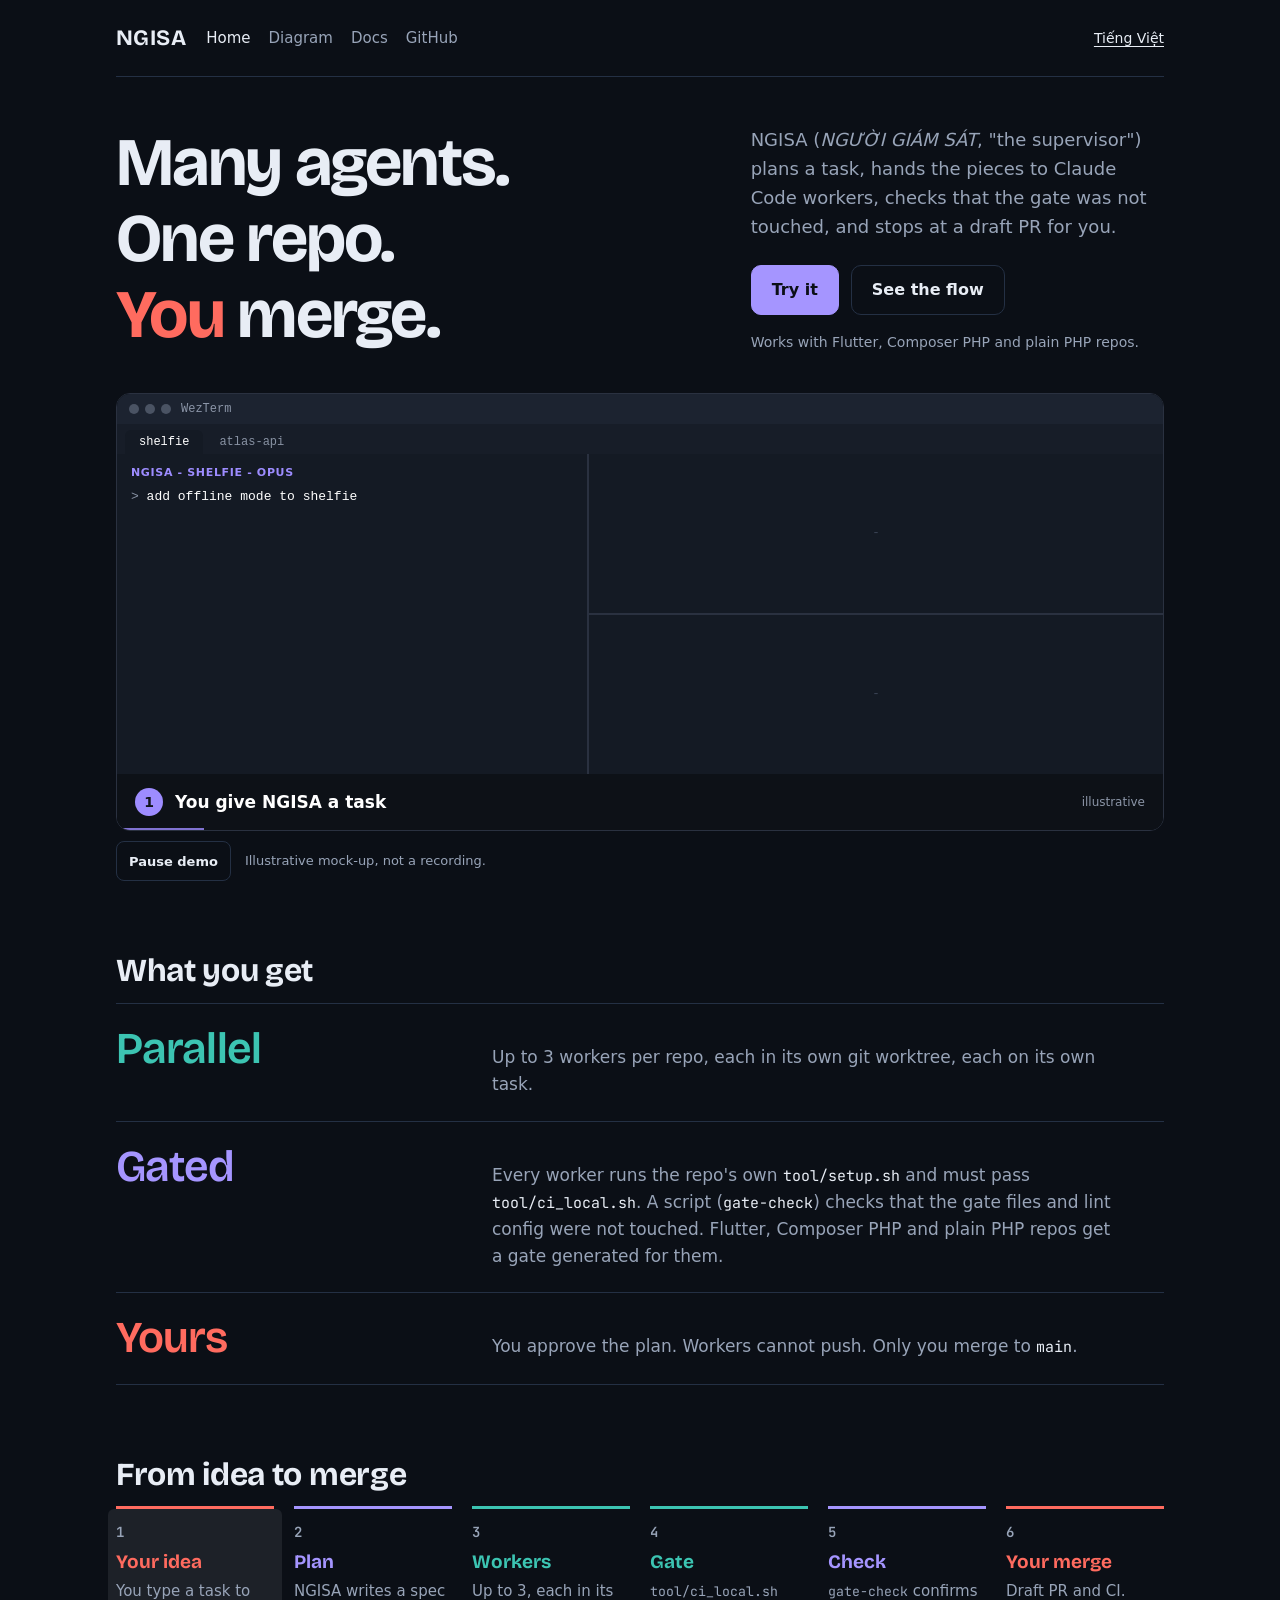
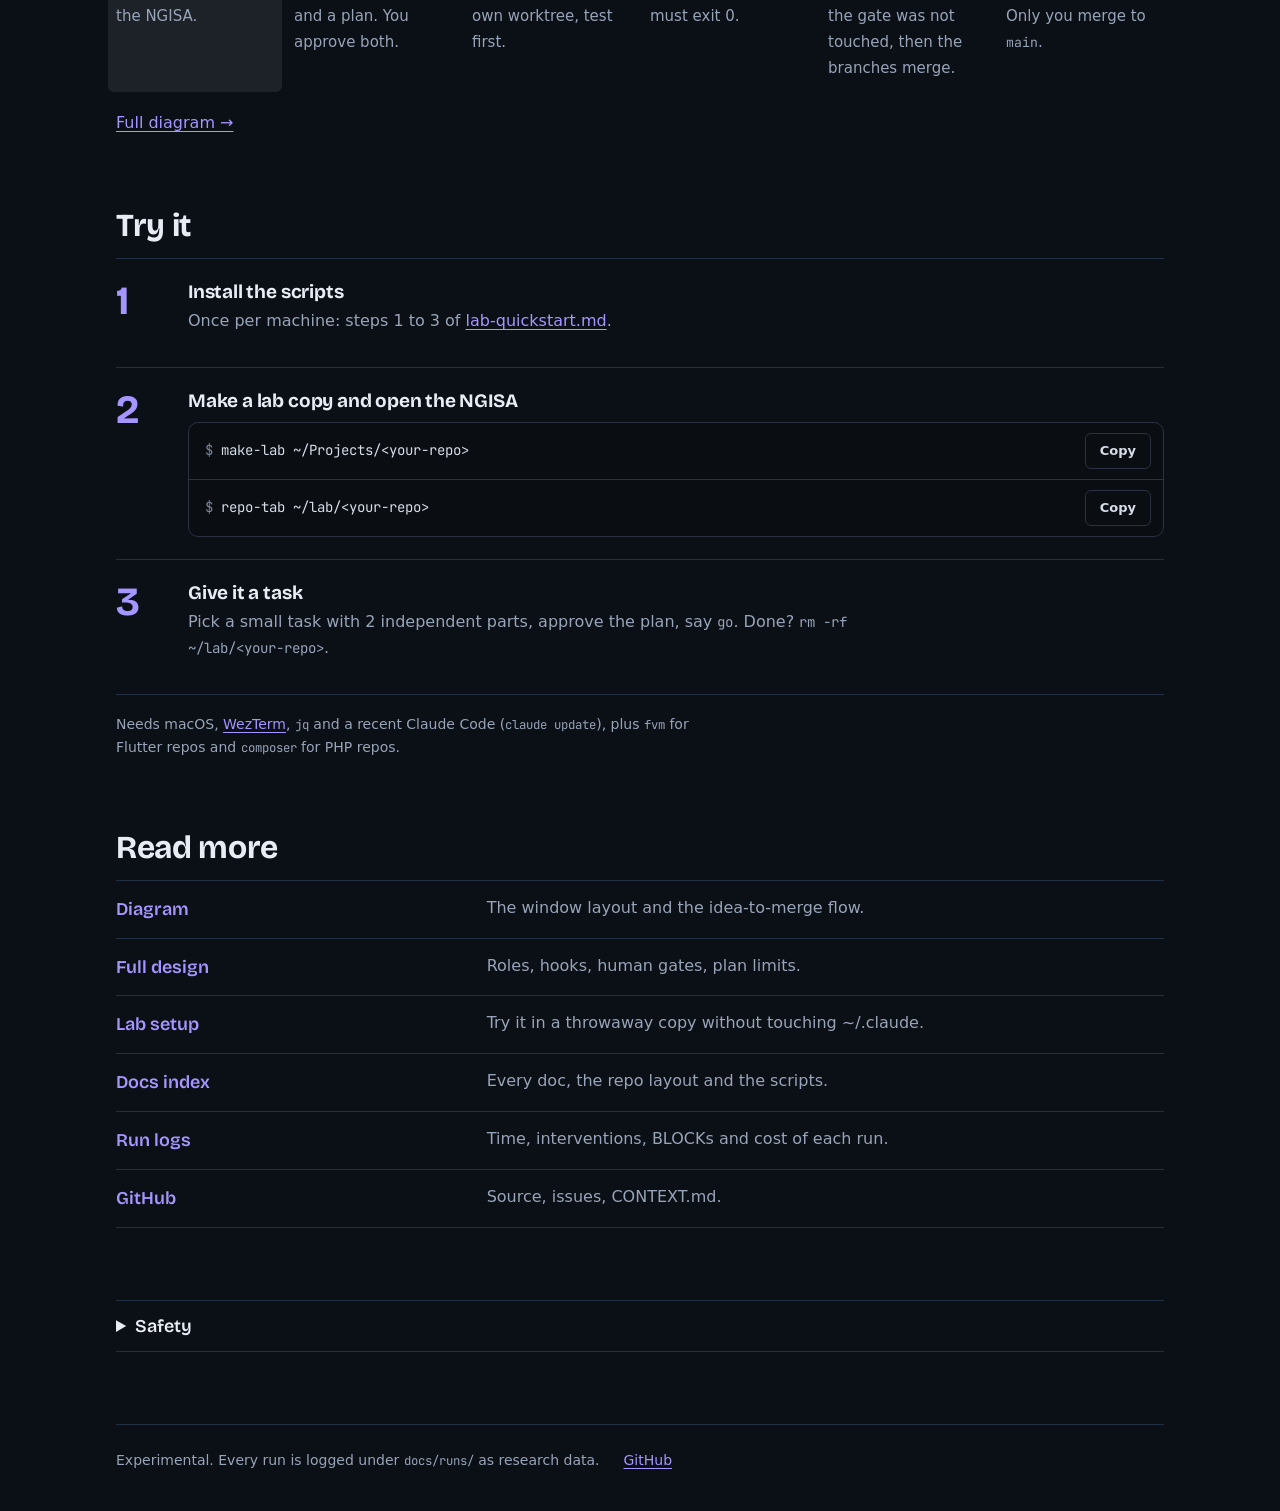
<file: docs/index.html>
<!doctype html>
<html lang="en">
<head>
<meta charset="utf-8">
<meta name="viewport" content="width=device-width,initial-scale=1">
<title>NGISA - parallel Claude Code agents</title>
<meta name="description" content="Run several Claude Code agents in parallel on one repo. They write and test. You review and merge.">
<link rel="preconnect" href="https://fonts.googleapis.com"><link rel="preconnect" href="https://fonts.gstatic.com" crossorigin><link rel="stylesheet" href="https://fonts.googleapis.com/css2?family=Bricolage+Grotesque:opsz,wght@12..96,600;12..96,700&family=JetBrains+Mono:wght@400;600&display=swap">
<link rel="canonical" href="https://khoa2001.github.io/ngisa/index.html"><link rel="alternate" hreflang="en" href="https://khoa2001.github.io/ngisa/index.html"><link rel="alternate" hreflang="vi" href="https://khoa2001.github.io/ngisa/index.vi.html"><link rel="alternate" hreflang="x-default" href="https://khoa2001.github.io/ngisa/index.html">
<link rel="stylesheet" href="assets/site.css">
<noscript><style>.demo iframe,#demo-toggle{display:none}</style></noscript>
<style>
.hero{display:grid;gap:40px}
.hero-text{display:grid;gap:20px 56px;align-items:end}
@media (min-width:960px){.hero-text{grid-template-columns:minmax(0,7fr) minmax(0,5fr)}}
.hero h1{font-size:clamp(40px,5.4vw,68px);letter-spacing:-.025em}
.hero h1 span{display:inline-block}
.hero h1 .hy{color:var(--human)}
.hero .sub{font-size:18px;color:var(--muted);max-width:46ch}
.cta{display:flex;gap:12px;flex-wrap:wrap;margin-top:24px}
.hero .stacks{margin-top:16px;font-size:14px;color:var(--muted)}
.demo-wrap{min-width:0}
.demo{border-radius:14px;overflow:hidden;border:1px solid var(--termline);background:#0d1117;color:#d6dde8}
.demo iframe{display:block;width:100%;height:440px;border:0}
@media (max-width:640px){.demo iframe{height:680px}}
.demo img{display:block;width:100%;height:auto}
.demo-ctl{display:flex;flex-wrap:wrap;align-items:center;gap:8px 14px;margin-top:10px;font-size:13px;color:var(--muted)}
.demo-ctl button{min-height:40px;white-space:nowrap;font:600 13px var(--body);color:var(--fg);background:transparent;border:1px solid var(--line);border-radius:8px;padding:5px 12px;cursor:pointer}
.demo-ctl button:hover{border-color:var(--muted)}
.promises{list-style:none;margin:0;padding:0}
.promises li{display:grid;grid-template-columns:minmax(0,1fr) minmax(0,2fr);gap:8px 40px;align-items:baseline;padding:22px 0;border-top:1px solid var(--line)}
.promises li:last-child{border-bottom:1px solid var(--line)}
.promises b{font:600 clamp(28px,4vw,44px)/1.05 var(--display);letter-spacing:-.02em}
.promises .w1{color:var(--agent)}.promises .w2{color:var(--gate)}.promises .w3{color:var(--human)}
.promises span{color:var(--muted);font-size:17px;max-width:58ch}
.promises code{color:var(--fg)}
@media (max-width:640px){.promises li{grid-template-columns:minmax(0,1fr)}}
.flow{list-style:none;margin:0 0 18px;padding:0;display:grid;gap:0;counter-reset:f}
.flow li{counter-increment:f;display:grid;grid-template-columns:34px 1fr;gap:0 10px;padding:12px 0;position:relative;isolation:isolate;border-top:1px solid var(--line)}
.flow li::before{content:counter(f);font:600 14px var(--mono);color:var(--muted);padding-top:2px}
.flow div{min-width:0}
.flow li::after{content:"";position:absolute;inset:0 -8px;z-index:-1;border-radius:6px;background:color-mix(in srgb,var(--fg) 8%,transparent);opacity:0;transition:opacity .3s}
.flow li.on::after{opacity:1}
.flow b{display:block;font-family:var(--display);font-size:19px}
.flow span{color:var(--muted);font-size:15px}
.flow li[data-o=gate] b{color:var(--gate)}.flow li[data-o=agent] b{color:var(--agent)}
.flow li[data-o=human] b{color:var(--human)}
@media (min-width:900px){
 .flow{grid-template-columns:repeat(6,minmax(0,1fr));gap:0 20px;border-top:0}
 .flow li{display:block;border-top:3px solid var(--line);padding-top:14px;position:relative}
 .flow li[data-o=gate]{border-top-color:var(--gate)}.flow li[data-o=agent]{border-top-color:var(--agent)}
.flow li[data-o=human]{border-top-color:var(--human)}
 .flow li::before{display:block;margin-bottom:6px;padding:0}
}
.steps{list-style:none;margin:0;padding:0;counter-reset:s}
.steps>li{counter-increment:s;display:grid;grid-template-columns:minmax(40px,64px) minmax(0,1fr);gap:0 8px;padding:22px 0;border-top:1px solid var(--line)}
.steps>li:last-child{border-bottom:1px solid var(--line)}
.steps>li::before{content:counter(s);font:700 40px/1 var(--display);color:var(--gate)}
.steps h3{margin-bottom:6px}
.steps p{color:var(--muted);margin-bottom:12px}.steps .term{margin-top:10px}
.prereq{margin-top:18px;font-size:14px;color:var(--muted)}
.more{list-style:none;margin:0;padding:0}
.more li{display:grid;grid-template-columns:minmax(0,1fr) minmax(0,2fr);gap:4px 32px;padding:14px 0;border-top:1px solid var(--line)}
.more li:last-child{border-bottom:1px solid var(--line)}
.more a{font-size:18px;text-decoration:none}.more a:hover b{text-decoration:underline}
.more b{font-family:var(--display);font-weight:600}
.more span{color:var(--muted)}
@media (max-width:640px){.more li{grid-template-columns:minmax(0,1fr)}}
details{border-top:1px solid var(--line);border-bottom:1px solid var(--line);padding:14px 0}
summary{cursor:pointer;font:600 18px var(--display)}
details ul{margin:12px 0 0;padding-left:20px;color:var(--muted);max-width:70ch}details li{margin-bottom:8px}
</style>
</head>
<body>
<a class="skip" href="#main">Skip to content</a>
<div class="wrap"><header class="top">
<a class="brand" href="index.html">NGISA</a>
<nav aria-label="Main"><a href="index.html" aria-current="page">Home</a><a href="diagrams/ngisa-and-agent-wall.html">Diagram</a><a href="https://github.com/Khoa2001/ngisa/blob/main/docs/README.md">Docs</a><a href="https://github.com/Khoa2001/ngisa">GitHub</a></nav>
<div class="lang"><a href="index.vi.html" hreflang="vi">Tiếng Việt</a></div>
</header></div>
<div class="wrap"><main id="main">

<section class="hero" aria-labelledby="h1">
<div class="hero-text">
<h1 id="h1"><span>Many agents.</span> <span>One repo.</span> <span><b class="hy">You</b> merge.</span></h1>
<div>
<p class="sub">NGISA (<i>NGƯỜI GIÁM SÁT</i>, "the supervisor") plans a task, hands the pieces to Claude Code workers, checks that the gate was not touched, and stops at a draft PR for you.</p>
<div class="cta"><a class="btn primary" href="#try">Try it</a><a class="btn" href="diagrams/ngisa-and-agent-wall.html">See the flow</a></div>
<p class="stacks">Works with Flutter, Composer PHP and plain PHP repos.</p>
</div>
</div>
<div class="demo-wrap">
<div class="demo" id="demo"><iframe id="demo-frame" src="diagrams/ngisa-demo.html?embed=1&amp;lang=en" title="NGISA demo: a task is planned, built by two workers, checked and left for you to merge" loading="eager" tabindex="-1"></iframe><noscript><img src="assets/ngisa-demo.gif" alt="NGISA demo: a task is planned, built by two workers, checked and left for you to merge"></noscript></div>
<div class="demo-ctl"><button type="button" id="demo-toggle" data-pause="Pause demo" data-play="Play demo">Pause demo</button><span>Illustrative mock-up, not a recording.</span></div>
</div>
</section>

<section aria-labelledby="get"><h2 id="get">What you get</h2>
<ul class="promises"><li><b class="w1">Parallel</b><span>Up to 3 workers per repo, each in its own git worktree, each on its own task.</span></li><li><b class="w2">Gated</b><span>Every worker runs the repo's own <code>tool/setup.sh</code> and must pass <code>tool/ci_local.sh</code>. A script (<code>gate-check</code>) checks that the gate files and lint config were not touched. Flutter, Composer PHP and plain PHP repos get a gate generated for them.</span></li><li><b class="w3">Yours</b><span>You approve the plan. Workers cannot push. Only you merge to <code>main</code>.</span></li></ul></section>

<section aria-labelledby="flow"><h2 id="flow">From idea to merge</h2>
<ol class="flow"><li data-o="human"><div><b>Your idea</b><span>You type a task to the NGISA.</span></div></li><li data-o="gate"><div><b>Plan</b><span>NGISA writes a spec and a plan. You approve both.</span></div></li><li data-o="agent"><div><b>Workers</b><span>Up to 3, each in its own worktree, test first.</span></div></li><li data-o="agent"><div><b>Gate</b><span><code>tool/ci_local.sh</code> must exit 0.</span></div></li><li data-o="gate"><div><b>Check</b><span><code>gate-check</code> confirms the gate was not touched, then the branches merge.</span></div></li><li data-o="human"><div><b>Your merge</b><span>Draft PR and CI. Only you merge to <code>main</code>.</span></div></li></ol>
<a href="diagrams/ngisa-and-agent-wall.html">Full diagram &rarr;</a></section>

<section id="try" aria-labelledby="tryh"><h2 id="tryh">Try it</h2>
<span class="sr" id="copy-status" role="status" aria-live="polite"></span>
<ol class="steps">
<li><div><h3>Install the scripts</h3><p>Once per machine: steps 1 to 3 of <a href="https://github.com/Khoa2001/ngisa/blob/main/docs/orchestration/lab-quickstart.md">lab-quickstart.md</a>.</p></div></li>
<li><div><h3>Make a lab copy and open the NGISA</h3><div class="term"><div class="row"><code>make-lab ~/Projects/&lt;your-repo&gt;</code><button class="copy" type="button" data-copy="make-lab ~/Projects/&lt;your-repo&gt;" data-done="Copied" data-manual="Copy failed. The command is selected: press Ctrl+C." aria-label="Copy: make-lab">Copy</button></div><div class="row"><code>repo-tab ~/lab/&lt;your-repo&gt;</code><button class="copy" type="button" data-copy="repo-tab ~/lab/&lt;your-repo&gt;" data-done="Copied" data-manual="Copy failed. The command is selected: press Ctrl+C." aria-label="Copy: repo-tab">Copy</button></div></div></div></li>
<li><div><h3>Give it a task</h3><p>Pick a small task with 2 independent parts, approve the plan, say <code>go</code>. Done? <code>rm -rf ~/lab/&lt;your-repo&gt;</code>.</p></div></li>
</ol>
<p class="prereq">Needs macOS, <a href="https://wezterm.org">WezTerm</a>, <code>jq</code> and a recent Claude Code (<code>claude update</code>), plus <code>fvm</code> for Flutter repos and <code>composer</code> for PHP repos.</p></section>

<section aria-labelledby="more"><h2 id="more">Read more</h2>
<ul class="more"><li><a href="diagrams/ngisa-and-agent-wall.html"><b>Diagram</b></a><span>The window layout and the idea-to-merge flow.</span></li><li><a href="https://github.com/Khoa2001/ngisa/blob/main/docs/orchestration/one-terminal-orchestrator.md"><b>Full design</b></a><span>Roles, hooks, human gates, plan limits.</span></li><li><a href="https://github.com/Khoa2001/ngisa/blob/main/docs/orchestration/lab-setup.md"><b>Lab setup</b></a><span>Try it in a throwaway copy without touching ~/.claude.</span></li><li><a href="https://github.com/Khoa2001/ngisa/blob/main/docs/README.md"><b>Docs index</b></a><span>Every doc, the repo layout and the scripts.</span></li><li><a href="https://github.com/Khoa2001/ngisa/blob/main/docs/runs/"><b>Run logs</b></a><span>Time, interventions, BLOCKs and cost of each run.</span></li><li><a href="https://github.com/Khoa2001/ngisa"><b>GitHub</b></a><span>Source, issues, CONTEXT.md.</span></li></ul></section>

<details><summary>Safety</summary><ul><li>The lab clone's push URL is <code>DISABLED</code>, and <code>git push</code>, <code>pub publish</code>, <code>fastlane</code> and <code>firebase deploy</code> are denied. The one way out is <code>agent-pr</code>, which refuses <code>main</code>, <code>master</code>, the base branch, <code>worktree-*</code> names and dirty trees, and which Claude asks you to approve on every call.</li><li>Nothing here touches <code>~/.claude</code> or your real repo.</li><li>Do not run the NGISA or workers in bypass-permissions mode: agent reports to the NGISA then get held for approval. Use auto mode.</li><li>Max 3 agents per tab. All agents share one usage quota.</li></ul></details>

</main></div>
<div class="wrap"><footer class="foot"><p>Experimental. Every run is logged under <code>docs/runs/</code> as research data.</p><p><a href="https://github.com/Khoa2001/ngisa">GitHub</a></p></footer></div>
<script>
document.querySelectorAll("[data-copy]").forEach(function(b){
  var label=b.textContent;
  b.addEventListener("click",function(){
    var t=b.getAttribute("data-copy");
    var st=document.getElementById("copy-status");
    function done(){b.textContent=b.getAttribute("data-done");if(st)st.textContent=b.getAttribute("data-done");setTimeout(function(){b.textContent=label;if(st)st.textContent=""},1600)}
    function fallback(){var a=document.createElement("textarea");a.value=t;a.setAttribute("readonly","");a.style.position="fixed";a.style.opacity="0";document.body.appendChild(a);a.select();var ok=false;try{ok=document.execCommand("copy")}catch(e){}a.remove();if(ok){done()}else{var c=b.parentNode.querySelector("code"),r=document.createRange();r.selectNodeContents(c);var g=window.getSelection();g.removeAllRanges();g.addRange(r);b.textContent="Ctrl+C";if(st)st.textContent=b.getAttribute("data-manual");setTimeout(function(){b.textContent=label;if(st)st.textContent=""},4000)}}
    if(navigator.clipboard&&navigator.clipboard.writeText){navigator.clipboard.writeText(t).then(done,fallback)}else{fallback()}
  });
});
var f=document.getElementById("demo-frame"),box=document.getElementById("demo"),btn=document.getElementById("demo-toggle");
if(f&&box){
  var flow=document.querySelectorAll(".flow li"),MAP=[0,1,1,2,3,4,4,4,5];
  function mark(step){flow.forEach(function(li,i){li.classList.toggle("on",playing&&MAP[step]===i)})}
  addEventListener("message",function(e){var m=e.data;if(!m||e.source!==f.contentWindow)return;
    if(m.type==="ngisa-demo-size"){f.style.height=Math.ceil(m.h)+"px"}
    else if(m.type==="ngisa-demo-step"){mark(m.step)}});
  var playing=!matchMedia("(prefers-reduced-motion: reduce)").matches;
  function label(){btn.textContent=playing?btn.getAttribute("data-pause"):btn.getAttribute("data-play");}
  label();
  btn.addEventListener("click",function(){playing=!playing;if(!playing){mark(-1)};f.contentWindow.postMessage({type:"ngisa-demo",action:playing?"play":"pause"},"*");label()});
}
</script>
</body>
</html>
</file>
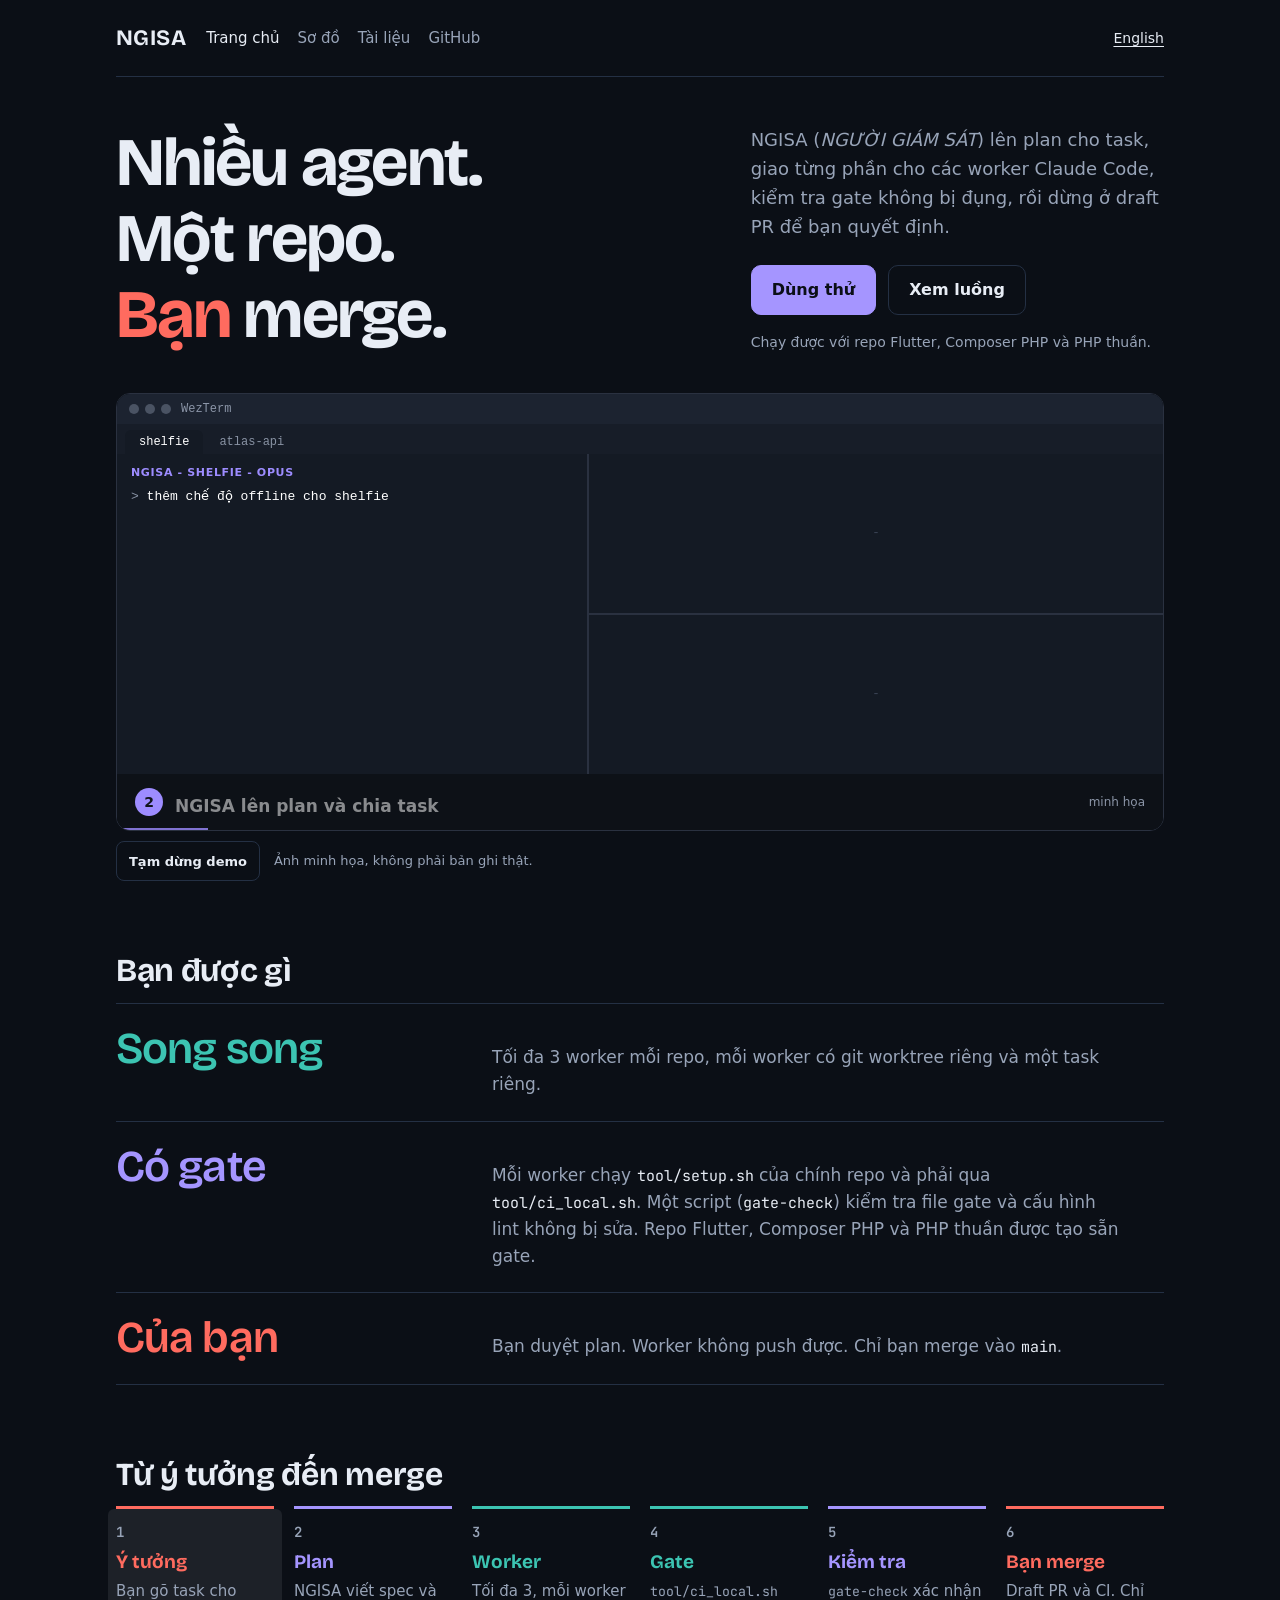
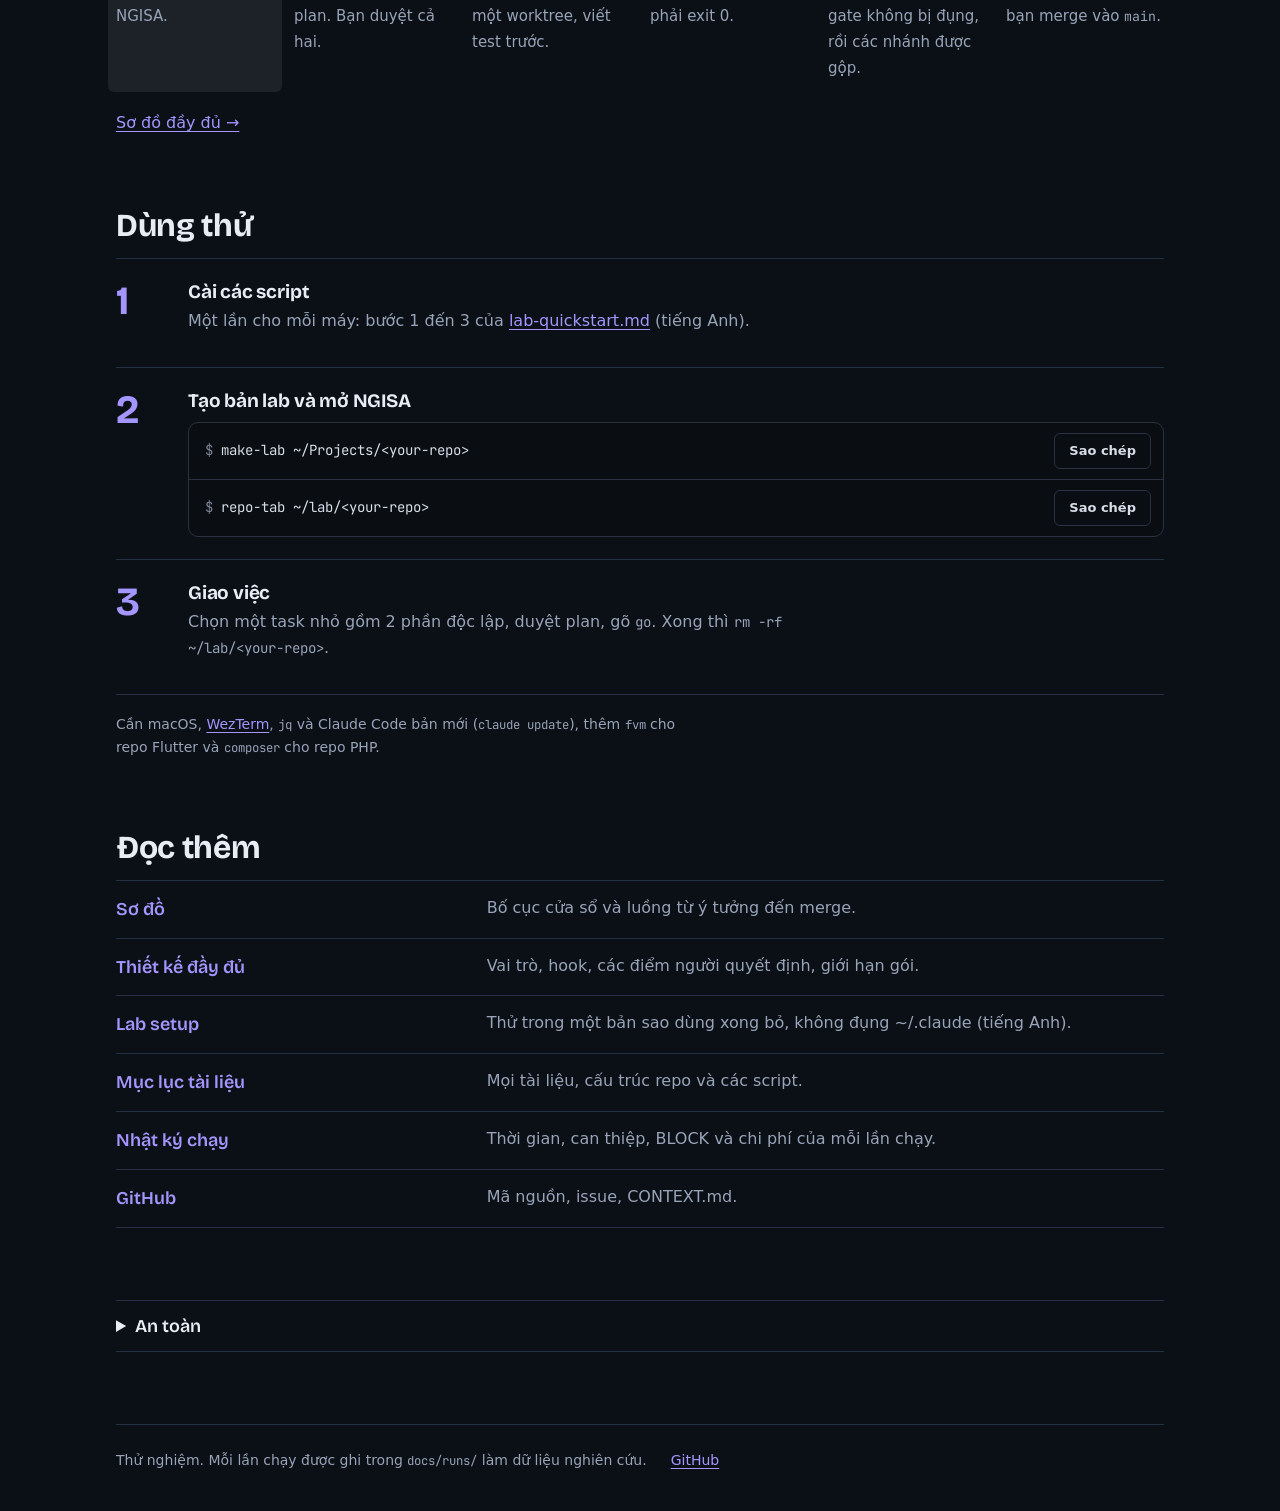
<file: docs/index.vi.html>
<!doctype html>
<html lang="vi">
<head>
<meta charset="utf-8">
<meta name="viewport" content="width=device-width,initial-scale=1">
<title>NGISA - nhiều agent Claude Code song song</title>
<meta name="description" content="Chạy nhiều agent Claude Code song song trên một repo. Chúng viết code và test. Bạn review và merge.">
<link rel="preconnect" href="https://fonts.googleapis.com"><link rel="preconnect" href="https://fonts.gstatic.com" crossorigin><link rel="stylesheet" href="https://fonts.googleapis.com/css2?family=Bricolage+Grotesque:opsz,wght@12..96,600;12..96,700&family=JetBrains+Mono:wght@400;600&display=swap">
<link rel="canonical" href="https://khoa2001.github.io/ngisa/index.vi.html"><link rel="alternate" hreflang="en" href="https://khoa2001.github.io/ngisa/index.html"><link rel="alternate" hreflang="vi" href="https://khoa2001.github.io/ngisa/index.vi.html"><link rel="alternate" hreflang="x-default" href="https://khoa2001.github.io/ngisa/index.html">
<link rel="stylesheet" href="assets/site.css">
<noscript><style>.demo iframe,#demo-toggle{display:none}</style></noscript>
<style>
.hero{display:grid;gap:40px}
.hero-text{display:grid;gap:20px 56px;align-items:end}
@media (min-width:960px){.hero-text{grid-template-columns:minmax(0,7fr) minmax(0,5fr)}}
.hero h1{font-size:clamp(40px,5.4vw,68px);letter-spacing:-.025em}
.hero h1 span{display:inline-block}
.hero h1 .hy{color:var(--human)}
.hero .sub{font-size:18px;color:var(--muted);max-width:46ch}
.cta{display:flex;gap:12px;flex-wrap:wrap;margin-top:24px}
.hero .stacks{margin-top:16px;font-size:14px;color:var(--muted)}
.demo-wrap{min-width:0}
.demo{border-radius:14px;overflow:hidden;border:1px solid var(--termline);background:#0d1117;color:#d6dde8}
.demo iframe{display:block;width:100%;height:440px;border:0}
@media (max-width:640px){.demo iframe{height:680px}}
.demo img{display:block;width:100%;height:auto}
.demo-ctl{display:flex;flex-wrap:wrap;align-items:center;gap:8px 14px;margin-top:10px;font-size:13px;color:var(--muted)}
.demo-ctl button{min-height:40px;white-space:nowrap;font:600 13px var(--body);color:var(--fg);background:transparent;border:1px solid var(--line);border-radius:8px;padding:5px 12px;cursor:pointer}
.demo-ctl button:hover{border-color:var(--muted)}
.promises{list-style:none;margin:0;padding:0}
.promises li{display:grid;grid-template-columns:minmax(0,1fr) minmax(0,2fr);gap:8px 40px;align-items:baseline;padding:22px 0;border-top:1px solid var(--line)}
.promises li:last-child{border-bottom:1px solid var(--line)}
.promises b{font:600 clamp(28px,4vw,44px)/1.05 var(--display);letter-spacing:-.02em}
.promises .w1{color:var(--agent)}.promises .w2{color:var(--gate)}.promises .w3{color:var(--human)}
.promises span{color:var(--muted);font-size:17px;max-width:58ch}
.promises code{color:var(--fg)}
@media (max-width:640px){.promises li{grid-template-columns:minmax(0,1fr)}}
.flow{list-style:none;margin:0 0 18px;padding:0;display:grid;gap:0;counter-reset:f}
.flow li{counter-increment:f;display:grid;grid-template-columns:34px 1fr;gap:0 10px;padding:12px 0;position:relative;isolation:isolate;border-top:1px solid var(--line)}
.flow li::before{content:counter(f);font:600 14px var(--mono);color:var(--muted);padding-top:2px}
.flow div{min-width:0}
.flow li::after{content:"";position:absolute;inset:0 -8px;z-index:-1;border-radius:6px;background:color-mix(in srgb,var(--fg) 8%,transparent);opacity:0;transition:opacity .3s}
.flow li.on::after{opacity:1}
.flow b{display:block;font-family:var(--display);font-size:19px}
.flow span{color:var(--muted);font-size:15px}
.flow li[data-o=gate] b{color:var(--gate)}.flow li[data-o=agent] b{color:var(--agent)}
.flow li[data-o=human] b{color:var(--human)}
@media (min-width:900px){
 .flow{grid-template-columns:repeat(6,minmax(0,1fr));gap:0 20px;border-top:0}
 .flow li{display:block;border-top:3px solid var(--line);padding-top:14px;position:relative}
 .flow li[data-o=gate]{border-top-color:var(--gate)}.flow li[data-o=agent]{border-top-color:var(--agent)}
.flow li[data-o=human]{border-top-color:var(--human)}
 .flow li::before{display:block;margin-bottom:6px;padding:0}
}
.steps{list-style:none;margin:0;padding:0;counter-reset:s}
.steps>li{counter-increment:s;display:grid;grid-template-columns:minmax(40px,64px) minmax(0,1fr);gap:0 8px;padding:22px 0;border-top:1px solid var(--line)}
.steps>li:last-child{border-bottom:1px solid var(--line)}
.steps>li::before{content:counter(s);font:700 40px/1 var(--display);color:var(--gate)}
.steps h3{margin-bottom:6px}
.steps p{color:var(--muted);margin-bottom:12px}.steps .term{margin-top:10px}
.prereq{margin-top:18px;font-size:14px;color:var(--muted)}
.more{list-style:none;margin:0;padding:0}
.more li{display:grid;grid-template-columns:minmax(0,1fr) minmax(0,2fr);gap:4px 32px;padding:14px 0;border-top:1px solid var(--line)}
.more li:last-child{border-bottom:1px solid var(--line)}
.more a{font-size:18px;text-decoration:none}.more a:hover b{text-decoration:underline}
.more b{font-family:var(--display);font-weight:600}
.more span{color:var(--muted)}
@media (max-width:640px){.more li{grid-template-columns:minmax(0,1fr)}}
details{border-top:1px solid var(--line);border-bottom:1px solid var(--line);padding:14px 0}
summary{cursor:pointer;font:600 18px var(--display)}
details ul{margin:12px 0 0;padding-left:20px;color:var(--muted);max-width:70ch}details li{margin-bottom:8px}
</style>
</head>
<body>
<a class="skip" href="#main">Bỏ qua tới nội dung</a>
<div class="wrap"><header class="top">
<a class="brand" href="index.vi.html">NGISA</a>
<nav aria-label="Main"><a href="index.vi.html" aria-current="page">Trang chủ</a><a href="diagrams/ngisa-and-agent-wall.vi.html">Sơ đồ</a><a href="https://github.com/Khoa2001/ngisa/blob/main/docs/README.md">Tài liệu</a><a href="https://github.com/Khoa2001/ngisa">GitHub</a></nav>
<div class="lang"><a href="index.html" hreflang="en">English</a></div>
</header></div>
<div class="wrap"><main id="main">

<section class="hero" aria-labelledby="h1">
<div class="hero-text">
<h1 id="h1"><span>Nhiều agent.</span> <span>Một repo.</span> <span><b class="hy">Bạn</b> merge.</span></h1>
<div>
<p class="sub">NGISA (<i>NGƯỜI GIÁM SÁT</i>) lên plan cho task, giao từng phần cho các worker Claude Code, kiểm tra gate không bị đụng, rồi dừng ở draft PR để bạn quyết định.</p>
<div class="cta"><a class="btn primary" href="#try">Dùng thử</a><a class="btn" href="diagrams/ngisa-and-agent-wall.vi.html">Xem luồng</a></div>
<p class="stacks">Chạy được với repo Flutter, Composer PHP và PHP thuần.</p>
</div>
</div>
<div class="demo-wrap">
<div class="demo" id="demo"><iframe id="demo-frame" src="diagrams/ngisa-demo.html?embed=1&amp;lang=vi" title="Demo NGISA: một task được lên plan, hai worker làm, được kiểm tra, rồi chờ bạn merge" loading="eager" tabindex="-1"></iframe><noscript><img src="assets/ngisa-demo.vi.gif" alt="Demo NGISA: một task được lên plan, hai worker làm, được kiểm tra, rồi chờ bạn merge"></noscript></div>
<div class="demo-ctl"><button type="button" id="demo-toggle" data-pause="Tạm dừng demo" data-play="Chạy demo">Tạm dừng demo</button><span>Ảnh minh họa, không phải bản ghi thật.</span></div>
</div>
</section>

<section aria-labelledby="get"><h2 id="get">Bạn được gì</h2>
<ul class="promises"><li><b class="w1">Song song</b><span>Tối đa 3 worker mỗi repo, mỗi worker có git worktree riêng và một task riêng.</span></li><li><b class="w2">Có gate</b><span>Mỗi worker chạy <code>tool/setup.sh</code> của chính repo và phải qua <code>tool/ci_local.sh</code>. Một script (<code>gate-check</code>) kiểm tra file gate và cấu hình lint không bị sửa. Repo Flutter, Composer PHP và PHP thuần được tạo sẵn gate.</span></li><li><b class="w3">Của bạn</b><span>Bạn duyệt plan. Worker không push được. Chỉ bạn merge vào <code>main</code>.</span></li></ul></section>

<section aria-labelledby="flow"><h2 id="flow">Từ ý tưởng đến merge</h2>
<ol class="flow"><li data-o="human"><div><b>Ý tưởng</b><span>Bạn gõ task cho NGISA.</span></div></li><li data-o="gate"><div><b>Plan</b><span>NGISA viết spec và plan. Bạn duyệt cả hai.</span></div></li><li data-o="agent"><div><b>Worker</b><span>Tối đa 3, mỗi worker một worktree, viết test trước.</span></div></li><li data-o="agent"><div><b>Gate</b><span><code>tool/ci_local.sh</code> phải exit 0.</span></div></li><li data-o="gate"><div><b>Kiểm tra</b><span><code>gate-check</code> xác nhận gate không bị đụng, rồi các nhánh được gộp.</span></div></li><li data-o="human"><div><b>Bạn merge</b><span>Draft PR và CI. Chỉ bạn merge vào <code>main</code>.</span></div></li></ol>
<a href="diagrams/ngisa-and-agent-wall.vi.html">Sơ đồ đầy đủ &rarr;</a></section>

<section id="try" aria-labelledby="tryh"><h2 id="tryh">Dùng thử</h2>
<span class="sr" id="copy-status" role="status" aria-live="polite"></span>
<ol class="steps">
<li><div><h3>Cài các script</h3><p>Một lần cho mỗi máy: bước 1 đến 3 của <a href="https://github.com/Khoa2001/ngisa/blob/main/docs/orchestration/lab-quickstart.md">lab-quickstart.md</a> (tiếng Anh).</p></div></li>
<li><div><h3>Tạo bản lab và mở NGISA</h3><div class="term"><div class="row"><code>make-lab ~/Projects/&lt;your-repo&gt;</code><button class="copy" type="button" data-copy="make-lab ~/Projects/&lt;your-repo&gt;" data-done="Đã chép" data-manual="Không chép được. Lệnh đã được chọn: nhấn Ctrl+C." aria-label="Sao chép: make-lab">Sao chép</button></div><div class="row"><code>repo-tab ~/lab/&lt;your-repo&gt;</code><button class="copy" type="button" data-copy="repo-tab ~/lab/&lt;your-repo&gt;" data-done="Đã chép" data-manual="Không chép được. Lệnh đã được chọn: nhấn Ctrl+C." aria-label="Sao chép: repo-tab">Sao chép</button></div></div></div></li>
<li><div><h3>Giao việc</h3><p>Chọn một task nhỏ gồm 2 phần độc lập, duyệt plan, gõ <code>go</code>. Xong thì <code>rm -rf ~/lab/&lt;your-repo&gt;</code>.</p></div></li>
</ol>
<p class="prereq">Cần macOS, <a href="https://wezterm.org">WezTerm</a>, <code>jq</code> và Claude Code bản mới (<code>claude update</code>), thêm <code>fvm</code> cho repo Flutter và <code>composer</code> cho repo PHP.</p></section>

<section aria-labelledby="more"><h2 id="more">Đọc thêm</h2>
<ul class="more"><li><a href="diagrams/ngisa-and-agent-wall.vi.html"><b>Sơ đồ</b></a><span>Bố cục cửa sổ và luồng từ ý tưởng đến merge.</span></li><li><a href="https://github.com/Khoa2001/ngisa/blob/main/docs/orchestration/one-terminal-orchestrator.vi.md"><b>Thiết kế đầy đủ</b></a><span>Vai trò, hook, các điểm người quyết định, giới hạn gói.</span></li><li><a href="https://github.com/Khoa2001/ngisa/blob/main/docs/orchestration/lab-setup.md"><b>Lab setup</b></a><span>Thử trong một bản sao dùng xong bỏ, không đụng ~/.claude (tiếng Anh).</span></li><li><a href="https://github.com/Khoa2001/ngisa/blob/main/docs/README.md"><b>Mục lục tài liệu</b></a><span>Mọi tài liệu, cấu trúc repo và các script.</span></li><li><a href="https://github.com/Khoa2001/ngisa/blob/main/docs/runs/"><b>Nhật ký chạy</b></a><span>Thời gian, can thiệp, BLOCK và chi phí của mỗi lần chạy.</span></li><li><a href="https://github.com/Khoa2001/ngisa"><b>GitHub</b></a><span>Mã nguồn, issue, CONTEXT.md.</span></li></ul></section>

<details><summary>An toàn</summary><ul><li>Push URL của bản lab là <code>DISABLED</code>, và <code>git push</code>, <code>pub publish</code>, <code>fastlane</code>, <code>firebase deploy</code> đều bị chặn. Đường ra duy nhất là <code>agent-pr</code>: nó từ chối <code>main</code>, <code>master</code>, nhánh gốc, tên <code>worktree-*</code> và cây làm việc chưa sạch, và Claude hỏi bạn duyệt ở mỗi lần gọi.</li><li>Không có gì ở đây đụng đến <code>~/.claude</code> hay repo thật của bạn.</li><li>Đừng chạy NGISA hay worker ở chế độ bypass-permissions: báo cáo của agent gửi về NGISA sẽ bị giữ chờ duyệt. Dùng auto mode.</li><li>Tối đa 3 agent mỗi tab. Mọi agent dùng chung một hạn mức.</li></ul></details>

</main></div>
<div class="wrap"><footer class="foot"><p>Thử nghiệm. Mỗi lần chạy được ghi trong <code>docs/runs/</code> làm dữ liệu nghiên cứu.</p><p><a href="https://github.com/Khoa2001/ngisa">GitHub</a></p></footer></div>
<script>
document.querySelectorAll("[data-copy]").forEach(function(b){
  var label=b.textContent;
  b.addEventListener("click",function(){
    var t=b.getAttribute("data-copy");
    var st=document.getElementById("copy-status");
    function done(){b.textContent=b.getAttribute("data-done");if(st)st.textContent=b.getAttribute("data-done");setTimeout(function(){b.textContent=label;if(st)st.textContent=""},1600)}
    function fallback(){var a=document.createElement("textarea");a.value=t;a.setAttribute("readonly","");a.style.position="fixed";a.style.opacity="0";document.body.appendChild(a);a.select();var ok=false;try{ok=document.execCommand("copy")}catch(e){}a.remove();if(ok){done()}else{var c=b.parentNode.querySelector("code"),r=document.createRange();r.selectNodeContents(c);var g=window.getSelection();g.removeAllRanges();g.addRange(r);b.textContent="Ctrl+C";if(st)st.textContent=b.getAttribute("data-manual");setTimeout(function(){b.textContent=label;if(st)st.textContent=""},4000)}}
    if(navigator.clipboard&&navigator.clipboard.writeText){navigator.clipboard.writeText(t).then(done,fallback)}else{fallback()}
  });
});
var f=document.getElementById("demo-frame"),box=document.getElementById("demo"),btn=document.getElementById("demo-toggle");
if(f&&box){
  var flow=document.querySelectorAll(".flow li"),MAP=[0,1,1,2,3,4,4,4,5];
  function mark(step){flow.forEach(function(li,i){li.classList.toggle("on",playing&&MAP[step]===i)})}
  addEventListener("message",function(e){var m=e.data;if(!m||e.source!==f.contentWindow)return;
    if(m.type==="ngisa-demo-size"){f.style.height=Math.ceil(m.h)+"px"}
    else if(m.type==="ngisa-demo-step"){mark(m.step)}});
  var playing=!matchMedia("(prefers-reduced-motion: reduce)").matches;
  function label(){btn.textContent=playing?btn.getAttribute("data-pause"):btn.getAttribute("data-play");}
  label();
  btn.addEventListener("click",function(){playing=!playing;if(!playing){mark(-1)};f.contentWindow.postMessage({type:"ngisa-demo",action:playing?"play":"pause"},"*");label()});
}
</script>
</body>
</html>
</file>
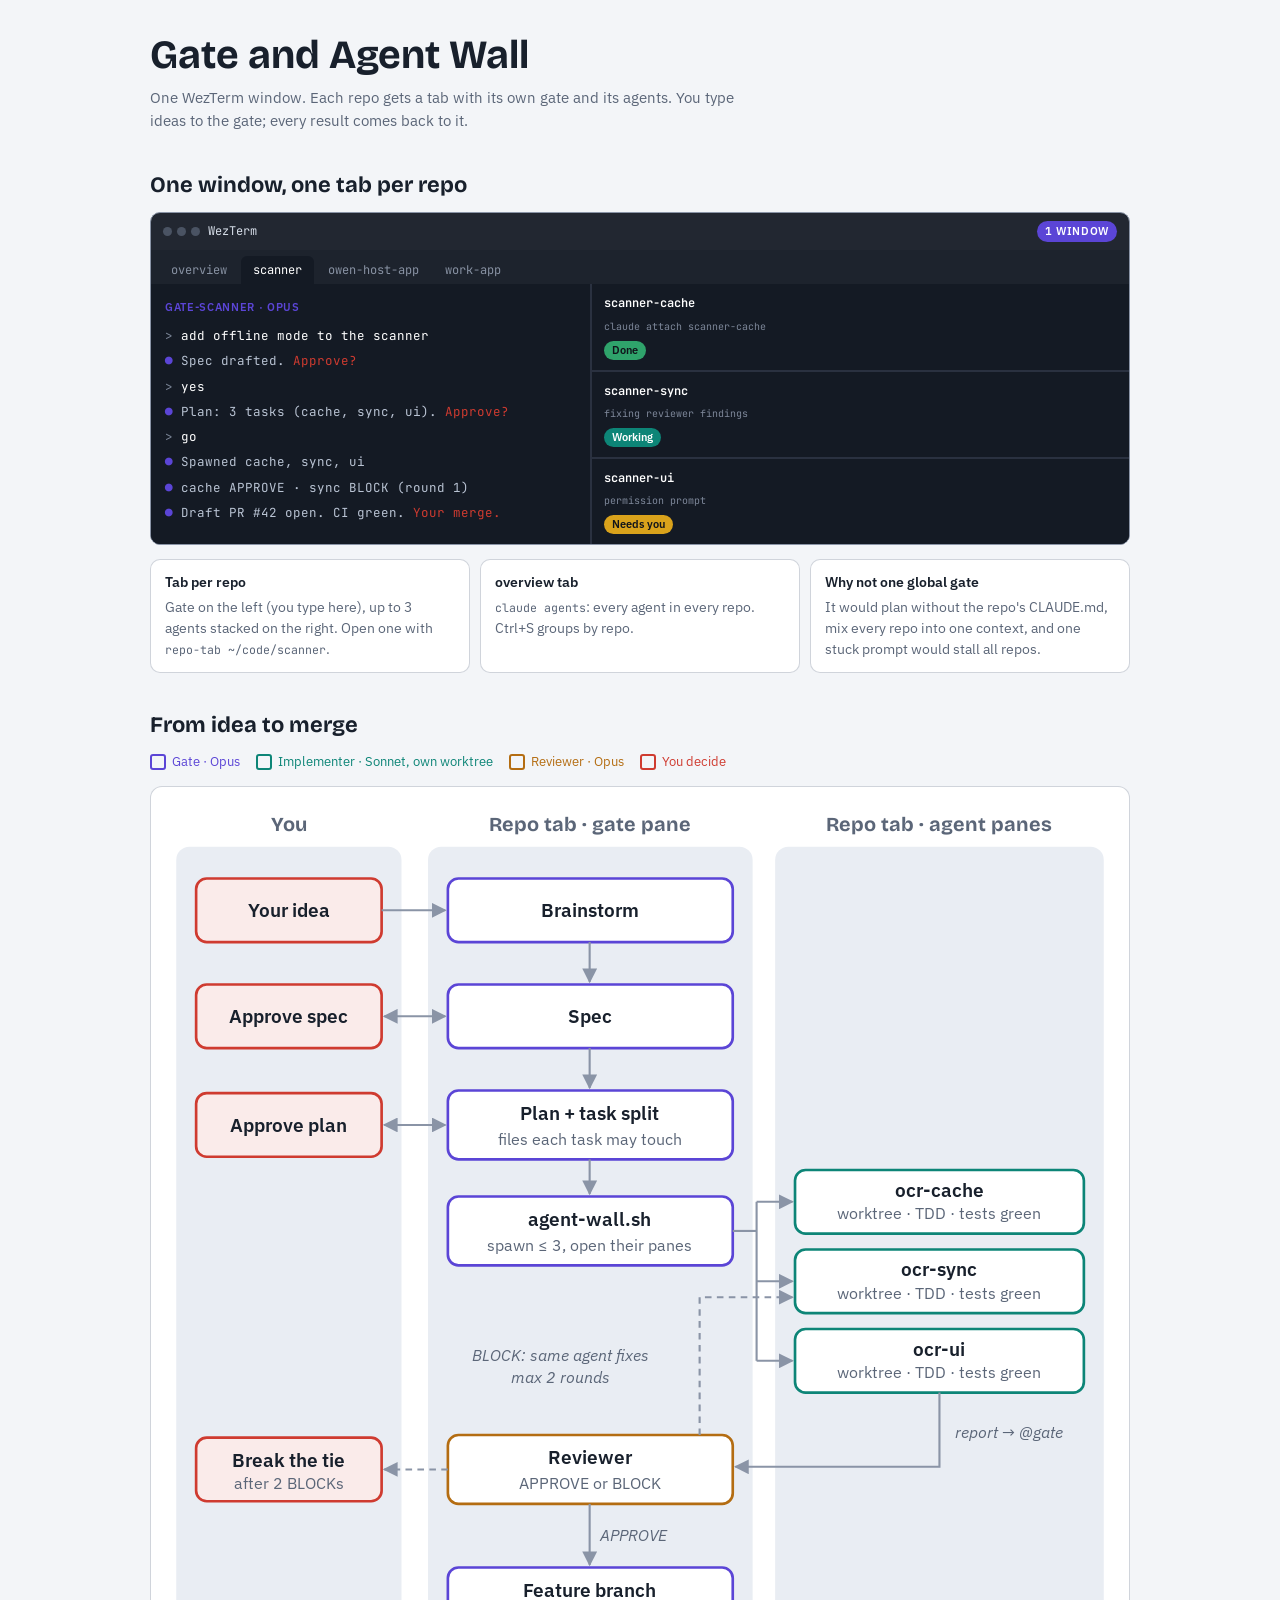
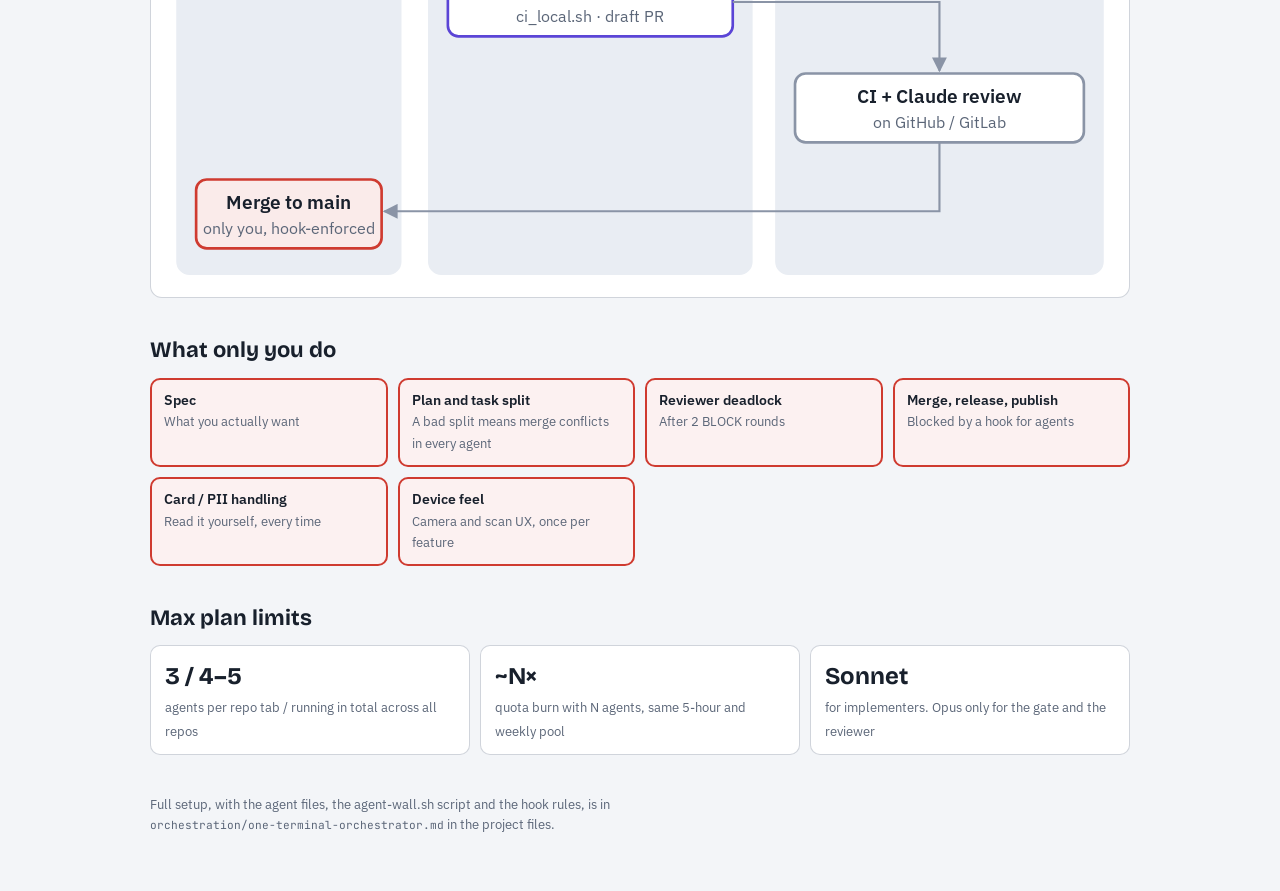
<file: docs/diagrams/gate-and-agent-wall.html>
<!doctype html><html><head><meta charset=utf8><meta name=viewport content="width=device-width,initial-scale=1,viewport-fit=cover"><style>:root{color-scheme:light;box-sizing:border-box;padding-top:env(safe-area-inset-top,0px);padding-bottom:env(safe-area-inset-bottom,0px)}html{scroll-padding-top:env(safe-area-inset-top,0px)}body{margin:0;padding:0;font:14px -apple-system,BlinkMacSystemFont,sans-serif;background:#fff;color:#000}img{max-width:100%}[hidden]:not([hidden=until-found i]){display:none!important}</style></head><body>
<title>Gate and Agent Wall</title>
<meta name="claude:viewport-fit-sides" content="cover">
<link rel="preconnect" href="https://fonts.googleapis.com">
<link rel="stylesheet" href="https://fonts.googleapis.com/css2?family=Bricolage+Grotesque:opsz,wght@12..96,600;12..96,700&family=IBM+Plex+Sans:wght@400;500;600&family=JetBrains+Mono:wght@400;600&display=swap">
<style>
/* Layout: a single reading column; two diagrams carry the page, short captions only. */
:root{
  --bg:#f3f5f8; --surface:#ffffff; --lane:#e9edf3; --fg:#18202c; --muted:#5b6678; --line:#8a94a6;
  --gate:#5b45d6; --agent:#0d8577; --review:#b46d12; --human:#cf3b30; --term:#141a24; --termfg:#d6dde8;
  --warn:#d9a21b; --ok:#2fa36b;
  --display:"Bricolage Grotesque", "Segoe UI", system-ui, sans-serif;
  --body:"IBM Plex Sans", "Segoe UI", system-ui, sans-serif;
  --mono:"JetBrains Mono", ui-monospace, Menlo, Consolas, monospace;
}
@media (prefers-color-scheme: dark){:root:not([data-theme="light"]){
  --bg:#10141b; --surface:#19202b; --lane:#151b25; --fg:#e6ebf2; --muted:#9aa5b6; --line:#6f7a8d;
  --gate:#9d8cff; --agent:#3cc4b2; --review:#e7a447; --human:#ff6b5f; --term:#0a0d12; --termfg:#d6dde8;
  --warn:#e7b93e; --ok:#4cc68a; color-scheme:dark }}
:root[data-theme="dark"]{
  --bg:#10141b; --surface:#19202b; --lane:#151b25; --fg:#e6ebf2; --muted:#9aa5b6; --line:#6f7a8d;
  --gate:#9d8cff; --agent:#3cc4b2; --review:#e7a447; --human:#ff6b5f; --term:#0a0d12; --termfg:#d6dde8;
  --warn:#e7b93e; --ok:#4cc68a; color-scheme:dark }
body{background:var(--bg);color:var(--fg);font-family:var(--body);font-size:15px;line-height:1.55}
.wrap{max-width:980px;margin:0 auto;padding-block:32px 56px;
  padding-left:max(16px, env(safe-area-inset-left, 0px));padding-right:max(16px, env(safe-area-inset-right, 0px));
  display:flex;flex-direction:column;gap:40px}
h1,h2{font-family:var(--display);text-wrap:balance;margin:0;line-height:1.15}
h1{font-size:clamp(28px,5vw,40px)}
h2{font-size:22px}
p{margin:0;max-width:65ch}
.lede{color:var(--muted);margin-top:8px}
section{display:flex;flex-direction:column;gap:14px}
code,.mono{font-family:var(--mono);font-size:.86em}
.key{display:flex;flex-wrap:wrap;gap:8px 16px;font-size:13px;color:var(--muted)}
.key span{display:inline-flex;align-items:center;gap:6px}
.sw{width:12px;height:12px;border-radius:3px;border:2px solid currentColor}

/* Window mockups */
.windows{display:grid;grid-template-columns:minmax(0,1fr) minmax(0,1.35fr);gap:16px}
@media (max-width:760px){.windows{grid-template-columns:minmax(0,1fr)}}
.win{background:var(--term);color:var(--termfg);border-radius:10px;overflow:hidden;border:1px solid var(--line);display:flex;flex-direction:column;min-width:0}
.bar{display:flex;align-items:center;gap:8px;padding:8px 12px;background:rgba(255,255,255,.06);font-family:var(--mono);font-size:12px}
.dots{display:flex;gap:5px}.dots i{width:9px;height:9px;border-radius:50%;background:#4a5363;display:block}
.tag{margin-left:auto;font-family:var(--body);font-weight:600;font-size:11px;letter-spacing:.06em;text-transform:uppercase;padding:2px 8px;border-radius:99px}
.tag.a{background:var(--gate);color:#fff}.tag.b{background:var(--agent);color:#fff}
.chat{padding:14px;font-family:var(--mono);font-size:12.5px;line-height:1.7;display:flex;flex-direction:column;gap:4px;flex:1}
.you{color:#fff}.you::before{content:"> ";color:#7d8799}
.cl::before{content:"● ";color:var(--gate)}
.cl{color:#b9c3d3}
.hl{color:var(--human)}
.tabs{display:flex;gap:2px;padding:6px 8px 0;background:rgba(255,255,255,.04);font-family:var(--mono);font-size:12px;overflow-x:auto}
.tabs span{padding:5px 12px;border-radius:6px 6px 0 0;color:#8892a3;white-space:nowrap}
.tabs .on{background:var(--term);color:#fff}
.grid{display:grid;grid-template-columns:1fr 1fr;gap:2px;background:#2a3140;flex:1}
.pane{background:var(--term);padding:10px 12px;font-family:var(--mono);font-size:12px;display:flex;flex-direction:column;gap:6px;min-width:0}
.pane b{color:#fff;font-weight:600;overflow-wrap:anywhere}
.pane small{color:#7d8799;overflow-wrap:anywhere}
.st{align-self:flex-start;font-family:var(--body);font-size:11px;font-weight:600;padding:1px 8px;border-radius:99px;color:#10141b}
.st.w{background:var(--agent);color:#fff}.st.n{background:var(--warn)}.st.d{background:var(--ok)}
.repo{display:grid;grid-template-columns:minmax(0,45fr) minmax(0,55fr);gap:2px;background:#2a3140}
@media (max-width:640px){.repo{grid-template-columns:minmax(0,1fr)}}
.gatepane{background:var(--term)}
.who{font-family:var(--body);font-size:11px;font-weight:600;letter-spacing:.06em;text-transform:uppercase;color:var(--gate);margin-bottom:4px}
.stack{display:grid;grid-template-rows:repeat(3,1fr);gap:2px}
.cards3{display:grid;grid-template-columns:repeat(auto-fit,minmax(220px,1fr));gap:10px}
.cards3 div{background:var(--surface);border-radius:10px;padding:12px 14px;border:1px solid color-mix(in srgb,var(--line) 40%,transparent);font-size:13.5px;display:flex;flex-direction:column;gap:4px}
.cards3 b{font-weight:600}.cards3 span{color:var(--muted)}

/* Flow */
.fig{background:var(--surface);border:1px solid color-mix(in srgb,var(--line) 40%,transparent);border-radius:12px;padding:12px;overflow-x:auto}
.fig svg{display:block;width:100%;min-width:640px;height:auto}
svg text{font-family:var(--body);fill:var(--fg)}
svg .h{font-family:var(--display);font-weight:700;font-size:15px;fill:var(--muted)}
svg .t{font-size:14px;font-weight:600}
svg .s{font-size:12px;fill:var(--muted)}
svg .lab{font-size:12px;fill:var(--muted);font-style:italic}
svg .lane{fill:var(--lane)}
svg .box{fill:var(--surface);stroke-width:2}
svg .g{stroke:var(--gate)} svg .ag{stroke:var(--agent)} svg .rv{stroke:var(--review)} svg .hu{stroke:var(--human)} svg .ci{stroke:var(--line)}
svg .hufill{fill:color-mix(in srgb,var(--human) 10%,var(--surface))}
svg .arr{fill:none;stroke:var(--line);stroke-width:1.6}
svg .dash{stroke-dasharray:5 4}
svg .ah{fill:var(--line)}

.floor{display:grid;grid-template-columns:repeat(auto-fit,minmax(200px,1fr));gap:10px}
.floor div{border:2px solid var(--human);border-radius:10px;padding:10px 12px;background:color-mix(in srgb,var(--human) 7%,var(--surface));font-size:14px}
.floor b{display:block;font-weight:600}
.floor span{color:var(--muted);font-size:13px}
.limits{display:flex;flex-wrap:wrap;gap:10px}
.limits div{flex:1 1 180px;background:var(--surface);border-radius:10px;padding:12px 14px;border:1px solid color-mix(in srgb,var(--line) 40%,transparent)}
.limits b{font-family:var(--display);font-size:24px;display:block;font-variant-numeric:tabular-nums}
.limits span{font-size:13px;color:var(--muted)}
.foot{font-size:13px;color:var(--muted)}
</style>

<div class="wrap">
  <header>
    <h1>Gate and Agent Wall</h1>
    <p class="lede">One WezTerm window. Each repo gets a tab with its own gate and its agents. You type ideas to the gate; every result comes back to it.</p>
  </header>

  <section>
    <h2>One window, one tab per repo</h2>
    <div class="win" role="img" aria-label="One WezTerm window. Tabs: overview, scanner, owen-host-app, work-app. The scanner tab shows the gate on the left and three agent panes stacked on the right.">
      <div class="bar"><span class="dots"><i></i><i></i><i></i></span>WezTerm<span class="tag a">1 window</span></div>
      <div class="tabs"><span>overview</span><span class="on">scanner</span><span>owen-host-app</span><span>work-app</span></div>
      <div class="repo">
        <div class="chat gatepane">
          <div class="who">gate-scanner · Opus</div>
          <div class="you">add offline mode to the scanner</div>
          <div class="cl">Spec drafted. <span class="hl">Approve?</span></div>
          <div class="you">yes</div>
          <div class="cl">Plan: 3 tasks (cache, sync, ui). <span class="hl">Approve?</span></div>
          <div class="you">go</div>
          <div class="cl">Spawned cache, sync, ui</div>
          <div class="cl">cache APPROVE · sync BLOCK (round 1)</div>
          <div class="cl">Draft PR #42 open. CI green. <span class="hl">Your merge.</span></div>
        </div>
        <div class="stack">
          <div class="pane"><b>scanner-cache</b><small>claude attach scanner-cache</small><span class="st d">Done</span></div>
          <div class="pane"><b>scanner-sync</b><small>fixing reviewer findings</small><span class="st w">Working</span></div>
          <div class="pane"><b>scanner-ui</b><small>permission prompt</small><span class="st n">Needs you</span></div>
        </div>
      </div>
    </div>
    <div class="cards3">
      <div><b>Tab per repo</b><span>Gate on the left (you type here), up to 3 agents stacked on the right. Open one with <span class="mono">repo-tab ~/code/scanner</span>.</span></div>
      <div><b>overview tab</b><span><span class="mono">claude agents</span>: every agent in every repo. Ctrl+S groups by repo.</span></div>
      <div><b>Why not one global gate</b><span>It would plan without the repo's CLAUDE.md, mix every repo into one context, and one stuck prompt would stall all repos.</span></div>
    </div>
  </section>

  <section>
    <h2>From idea to merge</h2>
    <div class="key">
      <span style="color:var(--gate)"><i class="sw"></i>Gate · Opus</span>
      <span style="color:var(--agent)"><i class="sw"></i>Implementer · Sonnet, own worktree</span>
      <span style="color:var(--review)"><i class="sw"></i>Reviewer · Opus</span>
      <span style="color:var(--human)"><i class="sw"></i>You decide</span>
    </div>
    <div class="fig">
      <svg viewBox="0 0 720 820" role="img" aria-label="Flow: your idea, spec and plan approved by you, gate spawns up to three implementers in worktrees, each reports to the reviewer, blocked work goes back to the same agent, approved work is merged to a feature branch and draft PR, CI runs, you merge to main.">
        <defs><marker id="ah" viewBox="0 0 10 10" refX="9" refY="5" markerWidth="7" markerHeight="7" orient="auto-start-reverse"><path class="ah" d="M0 0L10 5L0 10z"/></marker></defs>
        <rect class="lane" x="10" y="36" width="170" height="776" rx="10"/>
        <rect class="lane" x="200" y="36" width="245" height="776" rx="10"/>
        <rect class="lane" x="462" y="36" width="248" height="776" rx="10"/>
        <text class="h" x="95" y="24" text-anchor="middle">You</text>
        <text class="h" x="322" y="24" text-anchor="middle">Repo tab · gate pane</text>
        <text class="h" x="586" y="24" text-anchor="middle">Repo tab · agent panes</text>

        <!-- row 1 -->
        <rect class="box hu hufill" x="25" y="60" width="140" height="48" rx="8"/>
        <text class="t" x="95" y="89" text-anchor="middle">Your idea</text>
        <rect class="box g" x="215" y="60" width="215" height="48" rx="8"/>
        <text class="t" x="322" y="89" text-anchor="middle">Brainstorm</text>
        <path class="arr" d="M165 84H213" marker-end="url(#ah)"/>
        <!-- row 2 -->
        <rect class="box g" x="215" y="140" width="215" height="48" rx="8"/>
        <text class="t" x="322" y="169" text-anchor="middle">Spec</text>
        <rect class="box hu hufill" x="25" y="140" width="140" height="48" rx="8"/>
        <text class="t" x="95" y="169" text-anchor="middle">Approve spec</text>
        <path class="arr" d="M322 108V138" marker-end="url(#ah)"/>
        <path class="arr" d="M213 164H167" marker-start="url(#ah)" marker-end="url(#ah)"/>
        <!-- row 3 -->
        <rect class="box g" x="215" y="220" width="215" height="52" rx="8"/>
        <text class="t" x="322" y="242" text-anchor="middle">Plan + task split</text>
        <text class="s" x="322" y="261" text-anchor="middle">files each task may touch</text>
        <rect class="box hu hufill" x="25" y="222" width="140" height="48" rx="8"/>
        <text class="t" x="95" y="251" text-anchor="middle">Approve plan</text>
        <path class="arr" d="M322 188V218" marker-end="url(#ah)"/>
        <path class="arr" d="M213 246H167" marker-start="url(#ah)" marker-end="url(#ah)"/>
        <!-- row 4 spawn -->
        <rect class="box g" x="215" y="300" width="215" height="52" rx="8"/>
        <text class="t" x="322" y="322" text-anchor="middle">agent-wall.sh</text>
        <text class="s" x="322" y="341" text-anchor="middle">spawn ≤ 3, open their panes</text>
        <path class="arr" d="M322 272V298" marker-end="url(#ah)"/>
        <path class="arr" d="M430 326H448"/>
        <path class="arr" d="M448 304V424"/>
        <path class="arr" d="M448 304H475" marker-end="url(#ah)"/>
        <path class="arr" d="M448 364H475" marker-end="url(#ah)"/>
        <path class="arr" d="M448 424H475" marker-end="url(#ah)"/>
        <!-- agents -->
        <rect class="box ag" x="477" y="280" width="218" height="48" rx="8"/>
        <text class="t" x="586" y="300" text-anchor="middle">ocr-cache</text>
        <text class="s" x="586" y="317" text-anchor="middle">worktree · TDD · tests green</text>
        <rect class="box ag" x="477" y="340" width="218" height="48" rx="8"/>
        <text class="t" x="586" y="360" text-anchor="middle">ocr-sync</text>
        <text class="s" x="586" y="377" text-anchor="middle">worktree · TDD · tests green</text>
        <rect class="box ag" x="477" y="400" width="218" height="48" rx="8"/>
        <text class="t" x="586" y="420" text-anchor="middle">ocr-ui</text>
        <text class="s" x="586" y="437" text-anchor="middle">worktree · TDD · tests green</text>
        <!-- report -->
        <path class="arr" d="M586 448V504H432" marker-end="url(#ah)"/>
        <text class="lab" x="598" y="482">report → @gate</text>
        <!-- reviewer -->
        <rect class="box rv" x="215" y="480" width="215" height="52" rx="8"/>
        <text class="t" x="322" y="502" text-anchor="middle">Reviewer</text>
        <text class="s" x="322" y="521" text-anchor="middle">APPROVE or BLOCK</text>
        <path class="arr dash" d="M405 480V376H475" marker-end="url(#ah)"/>
        <text class="lab" x="300" y="424" text-anchor="middle">BLOCK: same agent fixes</text>
        <text class="lab" x="300" y="441" text-anchor="middle">max 2 rounds</text>
        <rect class="box hu hufill" x="25" y="482" width="140" height="48" rx="8"/>
        <text class="t" x="95" y="504" text-anchor="middle">Break the tie</text>
        <text class="s" x="95" y="521" text-anchor="middle">after 2 BLOCKs</text>
        <path class="arr dash" d="M215 506H167" marker-end="url(#ah)"/>
        <!-- merge -->
        <path class="arr" d="M322 532V578" marker-end="url(#ah)"/>
        <text class="lab" x="330" y="560">APPROVE</text>
        <rect class="box g" x="215" y="580" width="215" height="52" rx="8"/>
        <text class="t" x="322" y="602" text-anchor="middle">Feature branch</text>
        <text class="s" x="322" y="621" text-anchor="middle">ci_local.sh · draft PR</text>
        <path class="arr" d="M430 606H586V658" marker-end="url(#ah)"/>
        <rect class="box ci" x="477" y="660" width="218" height="52" rx="8"/>
        <text class="t" x="586" y="682" text-anchor="middle">CI + Claude review</text>
        <text class="s" x="586" y="701" text-anchor="middle">on GitHub / GitLab</text>
        <path class="arr" d="M586 712V764H167" marker-end="url(#ah)"/>
        <rect class="box hu hufill" x="25" y="740" width="140" height="52" rx="8"/>
        <text class="t" x="95" y="762" text-anchor="middle">Merge to main</text>
        <text class="s" x="95" y="781" text-anchor="middle">only you, hook-enforced</text>
      </svg>
    </div>
  </section>

  <section>
    <h2>What only you do</h2>
    <div class="floor">
      <div><b>Spec</b><span>What you actually want</span></div>
      <div><b>Plan and task split</b><span>A bad split means merge conflicts in every agent</span></div>
      <div><b>Reviewer deadlock</b><span>After 2 BLOCK rounds</span></div>
      <div><b>Merge, release, publish</b><span>Blocked by a hook for agents</span></div>
      <div><b>Card / PII handling</b><span>Read it yourself, every time</span></div>
      <div><b>Device feel</b><span>Camera and scan UX, once per feature</span></div>
    </div>
  </section>

  <section>
    <h2>Max plan limits</h2>
    <div class="limits">
      <div><b>3 / 4–5</b><span>agents per repo tab / running in total across all repos</span></div>
      <div><b>~N×</b><span>quota burn with N agents, same 5-hour and weekly pool</span></div>
      <div><b>Sonnet</b><span>for implementers. Opus only for the gate and the reviewer</span></div>
    </div>
  </section>

  <p class="foot">Full setup, with the agent files, the agent-wall.sh script and the hook rules, is in <span class="mono">orchestration/one-terminal-orchestrator.md</span> in the project files.</p>
</div>

</body></html>
</file>
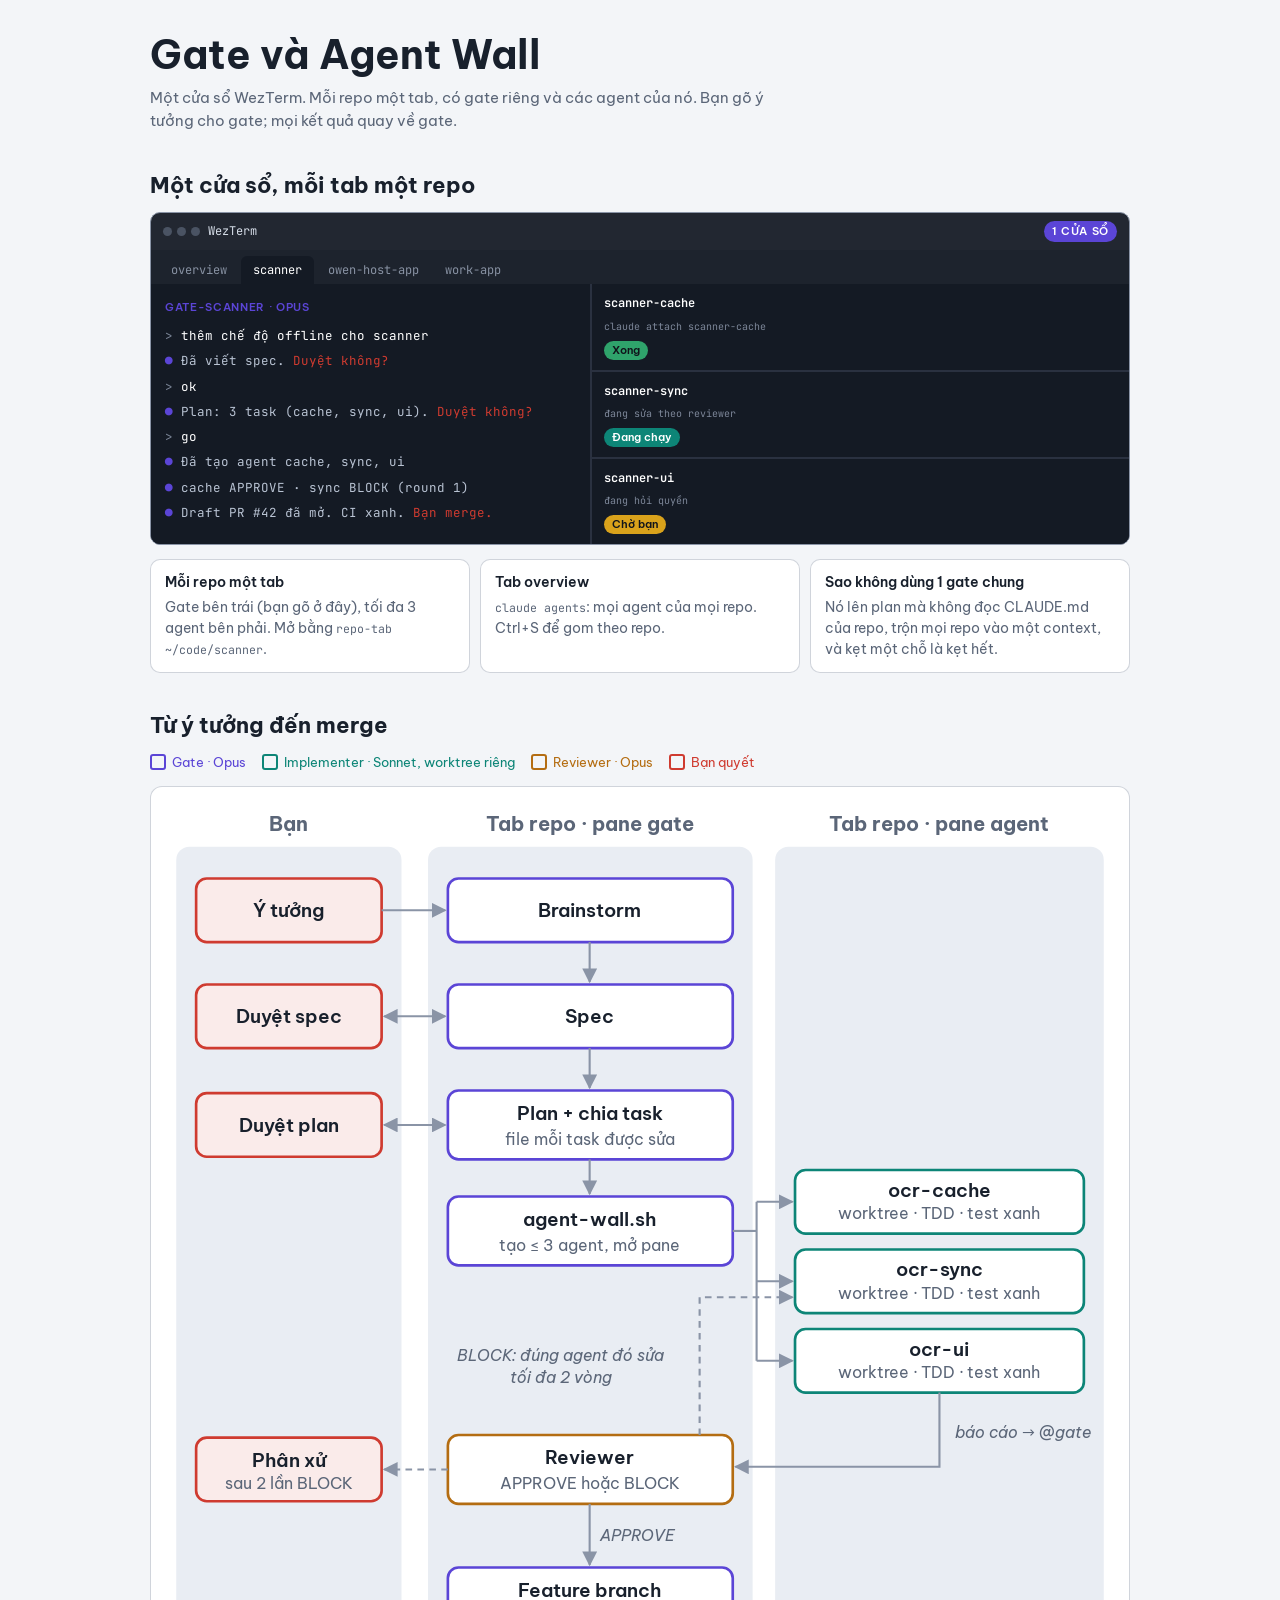
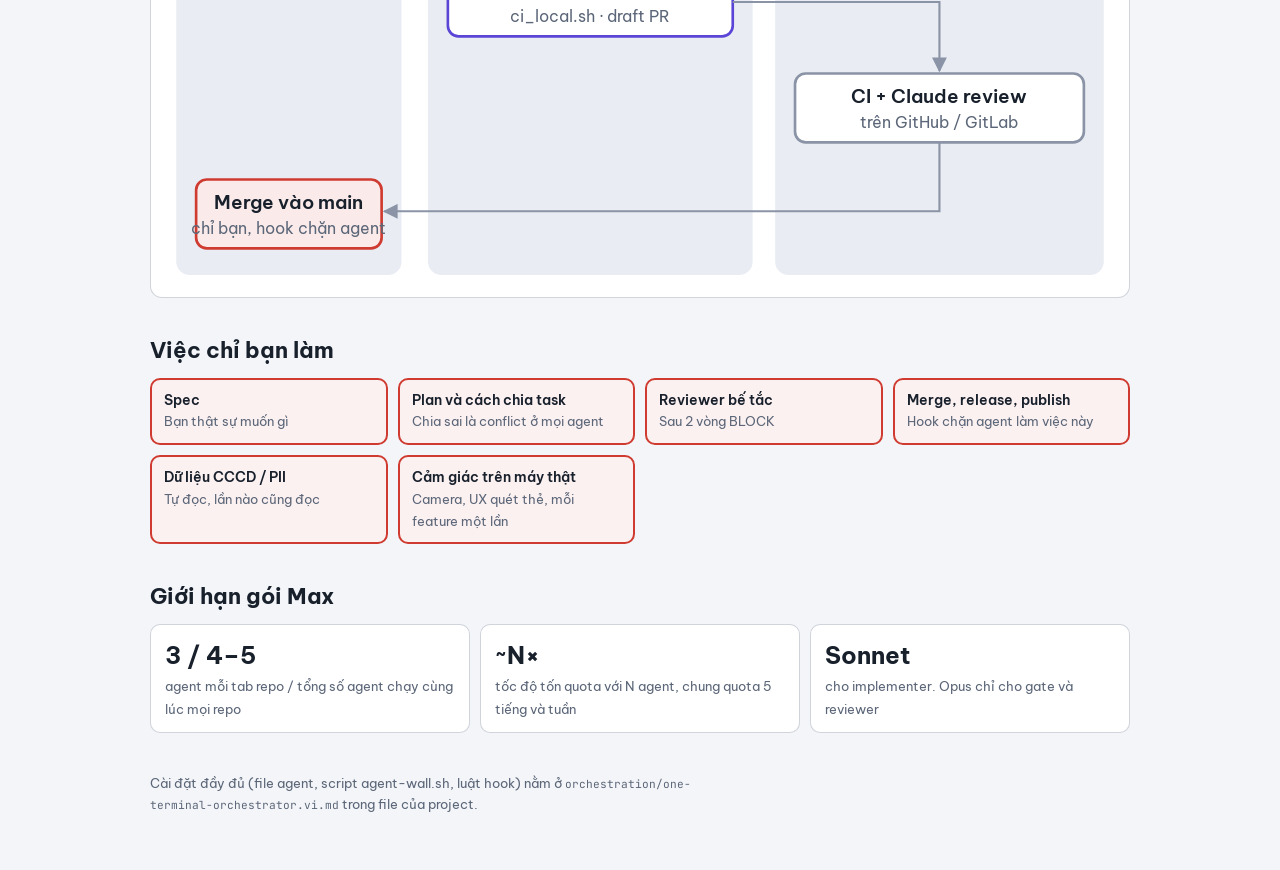
<file: docs/diagrams/gate-and-agent-wall.vi.html>
<!doctype html><html><head><meta charset=utf8><meta name=viewport content="width=device-width,initial-scale=1,viewport-fit=cover"><style>:root{color-scheme:light;box-sizing:border-box;padding-top:env(safe-area-inset-top,0px);padding-bottom:env(safe-area-inset-bottom,0px)}html{scroll-padding-top:env(safe-area-inset-top,0px)}body{margin:0;padding:0;font:14px -apple-system,BlinkMacSystemFont,sans-serif;background:#fff;color:#000}img{max-width:100%}[hidden]:not([hidden=until-found i]){display:none!important}</style></head><body>
<title>Gate và Agent Wall</title>
<meta name="claude:viewport-fit-sides" content="cover">
<link rel="preconnect" href="https://fonts.googleapis.com">
<link rel="stylesheet" href="https://fonts.googleapis.com/css2?family=Bricolage+Grotesque:opsz,wght@12..96,600;12..96,700&family=Be+Vietnam+Pro:wght@400;500;600&family=IBM+Plex+Sans:wght@400;500;600&family=JetBrains+Mono:wght@400;600&display=swap">
<style>
/* Layout: a single reading column; two diagrams carry the page, short captions only. */
:root{
  --bg:#f3f5f8; --surface:#ffffff; --lane:#e9edf3; --fg:#18202c; --muted:#5b6678; --line:#8a94a6;
  --gate:#5b45d6; --agent:#0d8577; --review:#b46d12; --human:#cf3b30; --term:#141a24; --termfg:#d6dde8;
  --warn:#d9a21b; --ok:#2fa36b;
  --display:"Be Vietnam Pro","Bricolage Grotesque", "Segoe UI", system-ui, sans-serif;
  --body:"Be Vietnam Pro","IBM Plex Sans", "Segoe UI", system-ui, sans-serif;
  --mono:"JetBrains Mono", ui-monospace, Menlo, Consolas, monospace;
}
@media (prefers-color-scheme: dark){:root:not([data-theme="light"]){
  --bg:#10141b; --surface:#19202b; --lane:#151b25; --fg:#e6ebf2; --muted:#9aa5b6; --line:#6f7a8d;
  --gate:#9d8cff; --agent:#3cc4b2; --review:#e7a447; --human:#ff6b5f; --term:#0a0d12; --termfg:#d6dde8;
  --warn:#e7b93e; --ok:#4cc68a; color-scheme:dark }}
:root[data-theme="dark"]{
  --bg:#10141b; --surface:#19202b; --lane:#151b25; --fg:#e6ebf2; --muted:#9aa5b6; --line:#6f7a8d;
  --gate:#9d8cff; --agent:#3cc4b2; --review:#e7a447; --human:#ff6b5f; --term:#0a0d12; --termfg:#d6dde8;
  --warn:#e7b93e; --ok:#4cc68a; color-scheme:dark }
body{background:var(--bg);color:var(--fg);font-family:var(--body);font-size:15px;line-height:1.55}
.wrap{max-width:980px;margin:0 auto;padding-block:32px 56px;
  padding-left:max(16px, env(safe-area-inset-left, 0px));padding-right:max(16px, env(safe-area-inset-right, 0px));
  display:flex;flex-direction:column;gap:40px}
h1,h2{font-family:var(--display);text-wrap:balance;margin:0;line-height:1.15}
h1{font-size:clamp(28px,5vw,40px)}
h2{font-size:22px}
p{margin:0;max-width:65ch}
.lede{color:var(--muted);margin-top:8px}
section{display:flex;flex-direction:column;gap:14px}
code,.mono{font-family:var(--mono);font-size:.86em}
.key{display:flex;flex-wrap:wrap;gap:8px 16px;font-size:13px;color:var(--muted)}
.key span{display:inline-flex;align-items:center;gap:6px}
.sw{width:12px;height:12px;border-radius:3px;border:2px solid currentColor}

/* Window mockups */
.windows{display:grid;grid-template-columns:minmax(0,1fr) minmax(0,1.35fr);gap:16px}
@media (max-width:760px){.windows{grid-template-columns:minmax(0,1fr)}}
.win{background:var(--term);color:var(--termfg);border-radius:10px;overflow:hidden;border:1px solid var(--line);display:flex;flex-direction:column;min-width:0}
.bar{display:flex;align-items:center;gap:8px;padding:8px 12px;background:rgba(255,255,255,.06);font-family:var(--mono);font-size:12px}
.dots{display:flex;gap:5px}.dots i{width:9px;height:9px;border-radius:50%;background:#4a5363;display:block}
.tag{margin-left:auto;font-family:var(--body);font-weight:600;font-size:11px;letter-spacing:.06em;text-transform:uppercase;padding:2px 8px;border-radius:99px}
.tag.a{background:var(--gate);color:#fff}.tag.b{background:var(--agent);color:#fff}
.chat{padding:14px;font-family:var(--mono);font-size:12.5px;line-height:1.7;display:flex;flex-direction:column;gap:4px;flex:1}
.you{color:#fff}.you::before{content:"> ";color:#7d8799}
.cl::before{content:"● ";color:var(--gate)}
.cl{color:#b9c3d3}
.hl{color:var(--human)}
.tabs{display:flex;gap:2px;padding:6px 8px 0;background:rgba(255,255,255,.04);font-family:var(--mono);font-size:12px;overflow-x:auto}
.tabs span{padding:5px 12px;border-radius:6px 6px 0 0;color:#8892a3;white-space:nowrap}
.tabs .on{background:var(--term);color:#fff}
.grid{display:grid;grid-template-columns:1fr 1fr;gap:2px;background:#2a3140;flex:1}
.pane{background:var(--term);padding:10px 12px;font-family:var(--mono);font-size:12px;display:flex;flex-direction:column;gap:6px;min-width:0}
.pane b{color:#fff;font-weight:600;overflow-wrap:anywhere}
.pane small{color:#7d8799;overflow-wrap:anywhere}
.st{align-self:flex-start;font-family:var(--body);font-size:11px;font-weight:600;padding:1px 8px;border-radius:99px;color:#10141b}
.st.w{background:var(--agent);color:#fff}.st.n{background:var(--warn)}.st.d{background:var(--ok)}
.repo{display:grid;grid-template-columns:minmax(0,45fr) minmax(0,55fr);gap:2px;background:#2a3140}
@media (max-width:640px){.repo{grid-template-columns:minmax(0,1fr)}}
.gatepane{background:var(--term)}
.who{font-family:var(--body);font-size:11px;font-weight:600;letter-spacing:.06em;text-transform:uppercase;color:var(--gate);margin-bottom:4px}
.stack{display:grid;grid-template-rows:repeat(3,1fr);gap:2px}
.cards3{display:grid;grid-template-columns:repeat(auto-fit,minmax(220px,1fr));gap:10px}
.cards3 div{background:var(--surface);border-radius:10px;padding:12px 14px;border:1px solid color-mix(in srgb,var(--line) 40%,transparent);font-size:13.5px;display:flex;flex-direction:column;gap:4px}
.cards3 b{font-weight:600}.cards3 span{color:var(--muted)}

/* Flow */
.fig{background:var(--surface);border:1px solid color-mix(in srgb,var(--line) 40%,transparent);border-radius:12px;padding:12px;overflow-x:auto}
.fig svg{display:block;width:100%;min-width:640px;height:auto}
svg text{font-family:var(--body);fill:var(--fg)}
svg .h{font-family:var(--display);font-weight:700;font-size:15px;fill:var(--muted)}
svg .t{font-size:14px;font-weight:600}
svg .s{font-size:12px;fill:var(--muted)}
svg .lab{font-size:12px;fill:var(--muted);font-style:italic}
svg .lane{fill:var(--lane)}
svg .box{fill:var(--surface);stroke-width:2}
svg .g{stroke:var(--gate)} svg .ag{stroke:var(--agent)} svg .rv{stroke:var(--review)} svg .hu{stroke:var(--human)} svg .ci{stroke:var(--line)}
svg .hufill{fill:color-mix(in srgb,var(--human) 10%,var(--surface))}
svg .arr{fill:none;stroke:var(--line);stroke-width:1.6}
svg .dash{stroke-dasharray:5 4}
svg .ah{fill:var(--line)}

.floor{display:grid;grid-template-columns:repeat(auto-fit,minmax(200px,1fr));gap:10px}
.floor div{border:2px solid var(--human);border-radius:10px;padding:10px 12px;background:color-mix(in srgb,var(--human) 7%,var(--surface));font-size:14px}
.floor b{display:block;font-weight:600}
.floor span{color:var(--muted);font-size:13px}
.limits{display:flex;flex-wrap:wrap;gap:10px}
.limits div{flex:1 1 180px;background:var(--surface);border-radius:10px;padding:12px 14px;border:1px solid color-mix(in srgb,var(--line) 40%,transparent)}
.limits b{font-family:var(--display);font-size:24px;display:block;font-variant-numeric:tabular-nums}
.limits span{font-size:13px;color:var(--muted)}
.foot{font-size:13px;color:var(--muted)}
</style>

<div class="wrap">
  <header>
    <h1>Gate và Agent Wall</h1>
    <p class="lede">Một cửa sổ WezTerm. Mỗi repo một tab, có gate riêng và các agent của nó. Bạn gõ ý tưởng cho gate; mọi kết quả quay về gate.</p>
  </header>

  <section>
    <h2>Một cửa sổ, mỗi tab một repo</h2>
    <div class="win" role="img" aria-label="Một cửa sổ WezTerm. Các tab: overview, scanner, owen-host-app, work-app. Tab scanner có gate bên trái và ba pane agent xếp chồng bên phải.">
      <div class="bar"><span class="dots"><i></i><i></i><i></i></span>WezTerm<span class="tag a">1 cửa sổ</span></div>
      <div class="tabs"><span>overview</span><span class="on">scanner</span><span>owen-host-app</span><span>work-app</span></div>
      <div class="repo">
        <div class="chat gatepane">
          <div class="who">gate-scanner · Opus</div>
          <div class="you">thêm chế độ offline cho scanner</div>
          <div class="cl">Đã viết spec. <span class="hl">Duyệt không?</span></div>
          <div class="you">ok</div>
          <div class="cl">Plan: 3 task (cache, sync, ui). <span class="hl">Duyệt không?</span></div>
          <div class="you">go</div>
          <div class="cl">Đã tạo agent cache, sync, ui</div>
          <div class="cl">cache APPROVE · sync BLOCK (round 1)</div>
          <div class="cl">Draft PR #42 đã mở. CI xanh. <span class="hl">Bạn merge.</span></div>
        </div>
        <div class="stack">
          <div class="pane"><b>scanner-cache</b><small>claude attach scanner-cache</small><span class="st d">Xong</span></div>
          <div class="pane"><b>scanner-sync</b><small>đang sửa theo reviewer</small><span class="st w">Đang chạy</span></div>
          <div class="pane"><b>scanner-ui</b><small>đang hỏi quyền</small><span class="st n">Chờ bạn</span></div>
        </div>
      </div>
    </div>
    <div class="cards3">
      <div><b>Mỗi repo một tab</b><span>Gate bên trái (bạn gõ ở đây), tối đa 3 agent bên phải. Mở bằng <span class="mono">repo-tab ~/code/scanner</span>.</span></div>
      <div><b>Tab overview</b><span><span class="mono">claude agents</span>: mọi agent của mọi repo. Ctrl+S để gom theo repo.</span></div>
      <div><b>Sao không dùng 1 gate chung</b><span>Nó lên plan mà không đọc CLAUDE.md của repo, trộn mọi repo vào một context, và kẹt một chỗ là kẹt hết.</span></div>
    </div>
  </section>

  <section>
    <h2>Từ ý tưởng đến merge</h2>
    <div class="key">
      <span style="color:var(--gate)"><i class="sw"></i>Gate · Opus</span>
      <span style="color:var(--agent)"><i class="sw"></i>Implementer · Sonnet, worktree riêng</span>
      <span style="color:var(--review)"><i class="sw"></i>Reviewer · Opus</span>
      <span style="color:var(--human)"><i class="sw"></i>Bạn quyết</span>
    </div>
    <div class="fig">
      <svg viewBox="0 0 720 820" role="img" aria-label="Luồng: ý tưởng của bạn, bạn duyệt spec và plan, gate tạo tối đa ba implementer trong worktree, mỗi con báo cáo cho reviewer, việc bị BLOCK quay lại đúng agent đó, việc được APPROVE merge vào feature branch và draft PR, CI chạy, bạn merge vào main.">
        <defs><marker id="ah" viewBox="0 0 10 10" refX="9" refY="5" markerWidth="7" markerHeight="7" orient="auto-start-reverse"><path class="ah" d="M0 0L10 5L0 10z"/></marker></defs>
        <rect class="lane" x="10" y="36" width="170" height="776" rx="10"/>
        <rect class="lane" x="200" y="36" width="245" height="776" rx="10"/>
        <rect class="lane" x="462" y="36" width="248" height="776" rx="10"/>
        <text class="h" x="95" y="24" text-anchor="middle">Bạn</text>
        <text class="h" x="322" y="24" text-anchor="middle">Tab repo · pane gate</text>
        <text class="h" x="586" y="24" text-anchor="middle">Tab repo · pane agent</text>

        <!-- row 1 -->
        <rect class="box hu hufill" x="25" y="60" width="140" height="48" rx="8"/>
        <text class="t" x="95" y="89" text-anchor="middle">Ý tưởng</text>
        <rect class="box g" x="215" y="60" width="215" height="48" rx="8"/>
        <text class="t" x="322" y="89" text-anchor="middle">Brainstorm</text>
        <path class="arr" d="M165 84H213" marker-end="url(#ah)"/>
        <!-- row 2 -->
        <rect class="box g" x="215" y="140" width="215" height="48" rx="8"/>
        <text class="t" x="322" y="169" text-anchor="middle">Spec</text>
        <rect class="box hu hufill" x="25" y="140" width="140" height="48" rx="8"/>
        <text class="t" x="95" y="169" text-anchor="middle">Duyệt spec</text>
        <path class="arr" d="M322 108V138" marker-end="url(#ah)"/>
        <path class="arr" d="M213 164H167" marker-start="url(#ah)" marker-end="url(#ah)"/>
        <!-- row 3 -->
        <rect class="box g" x="215" y="220" width="215" height="52" rx="8"/>
        <text class="t" x="322" y="242" text-anchor="middle">Plan + chia task</text>
        <text class="s" x="322" y="261" text-anchor="middle">file mỗi task được sửa</text>
        <rect class="box hu hufill" x="25" y="222" width="140" height="48" rx="8"/>
        <text class="t" x="95" y="251" text-anchor="middle">Duyệt plan</text>
        <path class="arr" d="M322 188V218" marker-end="url(#ah)"/>
        <path class="arr" d="M213 246H167" marker-start="url(#ah)" marker-end="url(#ah)"/>
        <!-- row 4 spawn -->
        <rect class="box g" x="215" y="300" width="215" height="52" rx="8"/>
        <text class="t" x="322" y="322" text-anchor="middle">agent-wall.sh</text>
        <text class="s" x="322" y="341" text-anchor="middle">tạo ≤ 3 agent, mở pane</text>
        <path class="arr" d="M322 272V298" marker-end="url(#ah)"/>
        <path class="arr" d="M430 326H448"/>
        <path class="arr" d="M448 304V424"/>
        <path class="arr" d="M448 304H475" marker-end="url(#ah)"/>
        <path class="arr" d="M448 364H475" marker-end="url(#ah)"/>
        <path class="arr" d="M448 424H475" marker-end="url(#ah)"/>
        <!-- agents -->
        <rect class="box ag" x="477" y="280" width="218" height="48" rx="8"/>
        <text class="t" x="586" y="300" text-anchor="middle">ocr-cache</text>
        <text class="s" x="586" y="317" text-anchor="middle">worktree · TDD · test xanh</text>
        <rect class="box ag" x="477" y="340" width="218" height="48" rx="8"/>
        <text class="t" x="586" y="360" text-anchor="middle">ocr-sync</text>
        <text class="s" x="586" y="377" text-anchor="middle">worktree · TDD · test xanh</text>
        <rect class="box ag" x="477" y="400" width="218" height="48" rx="8"/>
        <text class="t" x="586" y="420" text-anchor="middle">ocr-ui</text>
        <text class="s" x="586" y="437" text-anchor="middle">worktree · TDD · test xanh</text>
        <!-- report -->
        <path class="arr" d="M586 448V504H432" marker-end="url(#ah)"/>
        <text class="lab" x="598" y="482">báo cáo → @gate</text>
        <!-- reviewer -->
        <rect class="box rv" x="215" y="480" width="215" height="52" rx="8"/>
        <text class="t" x="322" y="502" text-anchor="middle">Reviewer</text>
        <text class="s" x="322" y="521" text-anchor="middle">APPROVE hoặc BLOCK</text>
        <path class="arr dash" d="M405 480V376H475" marker-end="url(#ah)"/>
        <text class="lab" x="300" y="424" text-anchor="middle">BLOCK: đúng agent đó sửa</text>
        <text class="lab" x="300" y="441" text-anchor="middle">tối đa 2 vòng</text>
        <rect class="box hu hufill" x="25" y="482" width="140" height="48" rx="8"/>
        <text class="t" x="95" y="504" text-anchor="middle">Phân xử</text>
        <text class="s" x="95" y="521" text-anchor="middle">sau 2 lần BLOCK</text>
        <path class="arr dash" d="M215 506H167" marker-end="url(#ah)"/>
        <!-- merge -->
        <path class="arr" d="M322 532V578" marker-end="url(#ah)"/>
        <text class="lab" x="330" y="560">APPROVE</text>
        <rect class="box g" x="215" y="580" width="215" height="52" rx="8"/>
        <text class="t" x="322" y="602" text-anchor="middle">Feature branch</text>
        <text class="s" x="322" y="621" text-anchor="middle">ci_local.sh · draft PR</text>
        <path class="arr" d="M430 606H586V658" marker-end="url(#ah)"/>
        <rect class="box ci" x="477" y="660" width="218" height="52" rx="8"/>
        <text class="t" x="586" y="682" text-anchor="middle">CI + Claude review</text>
        <text class="s" x="586" y="701" text-anchor="middle">trên GitHub / GitLab</text>
        <path class="arr" d="M586 712V764H167" marker-end="url(#ah)"/>
        <rect class="box hu hufill" x="25" y="740" width="140" height="52" rx="8"/>
        <text class="t" x="95" y="762" text-anchor="middle">Merge vào main</text>
        <text class="s" x="95" y="781" text-anchor="middle">chỉ bạn, hook chặn agent</text>
      </svg>
    </div>
  </section>

  <section>
    <h2>Việc chỉ bạn làm</h2>
    <div class="floor">
      <div><b>Spec</b><span>Bạn thật sự muốn gì</span></div>
      <div><b>Plan và cách chia task</b><span>Chia sai là conflict ở mọi agent</span></div>
      <div><b>Reviewer bế tắc</b><span>Sau 2 vòng BLOCK</span></div>
      <div><b>Merge, release, publish</b><span>Hook chặn agent làm việc này</span></div>
      <div><b>Dữ liệu CCCD / PII</b><span>Tự đọc, lần nào cũng đọc</span></div>
      <div><b>Cảm giác trên máy thật</b><span>Camera, UX quét thẻ, mỗi feature một lần</span></div>
    </div>
  </section>

  <section>
    <h2>Giới hạn gói Max</h2>
    <div class="limits">
      <div><b>3 / 4–5</b><span>agent mỗi tab repo / tổng số agent chạy cùng lúc mọi repo</span></div>
      <div><b>~N×</b><span>tốc độ tốn quota với N agent, chung quota 5 tiếng và tuần</span></div>
      <div><b>Sonnet</b><span>cho implementer. Opus chỉ cho gate và reviewer</span></div>
    </div>
  </section>

  <p class="foot">Cài đặt đầy đủ (file agent, script agent-wall.sh, luật hook) nằm ở <span class="mono">orchestration/one-terminal-orchestrator.vi.md</span> trong file của project.</p>
</div>

</body></html>
</file>
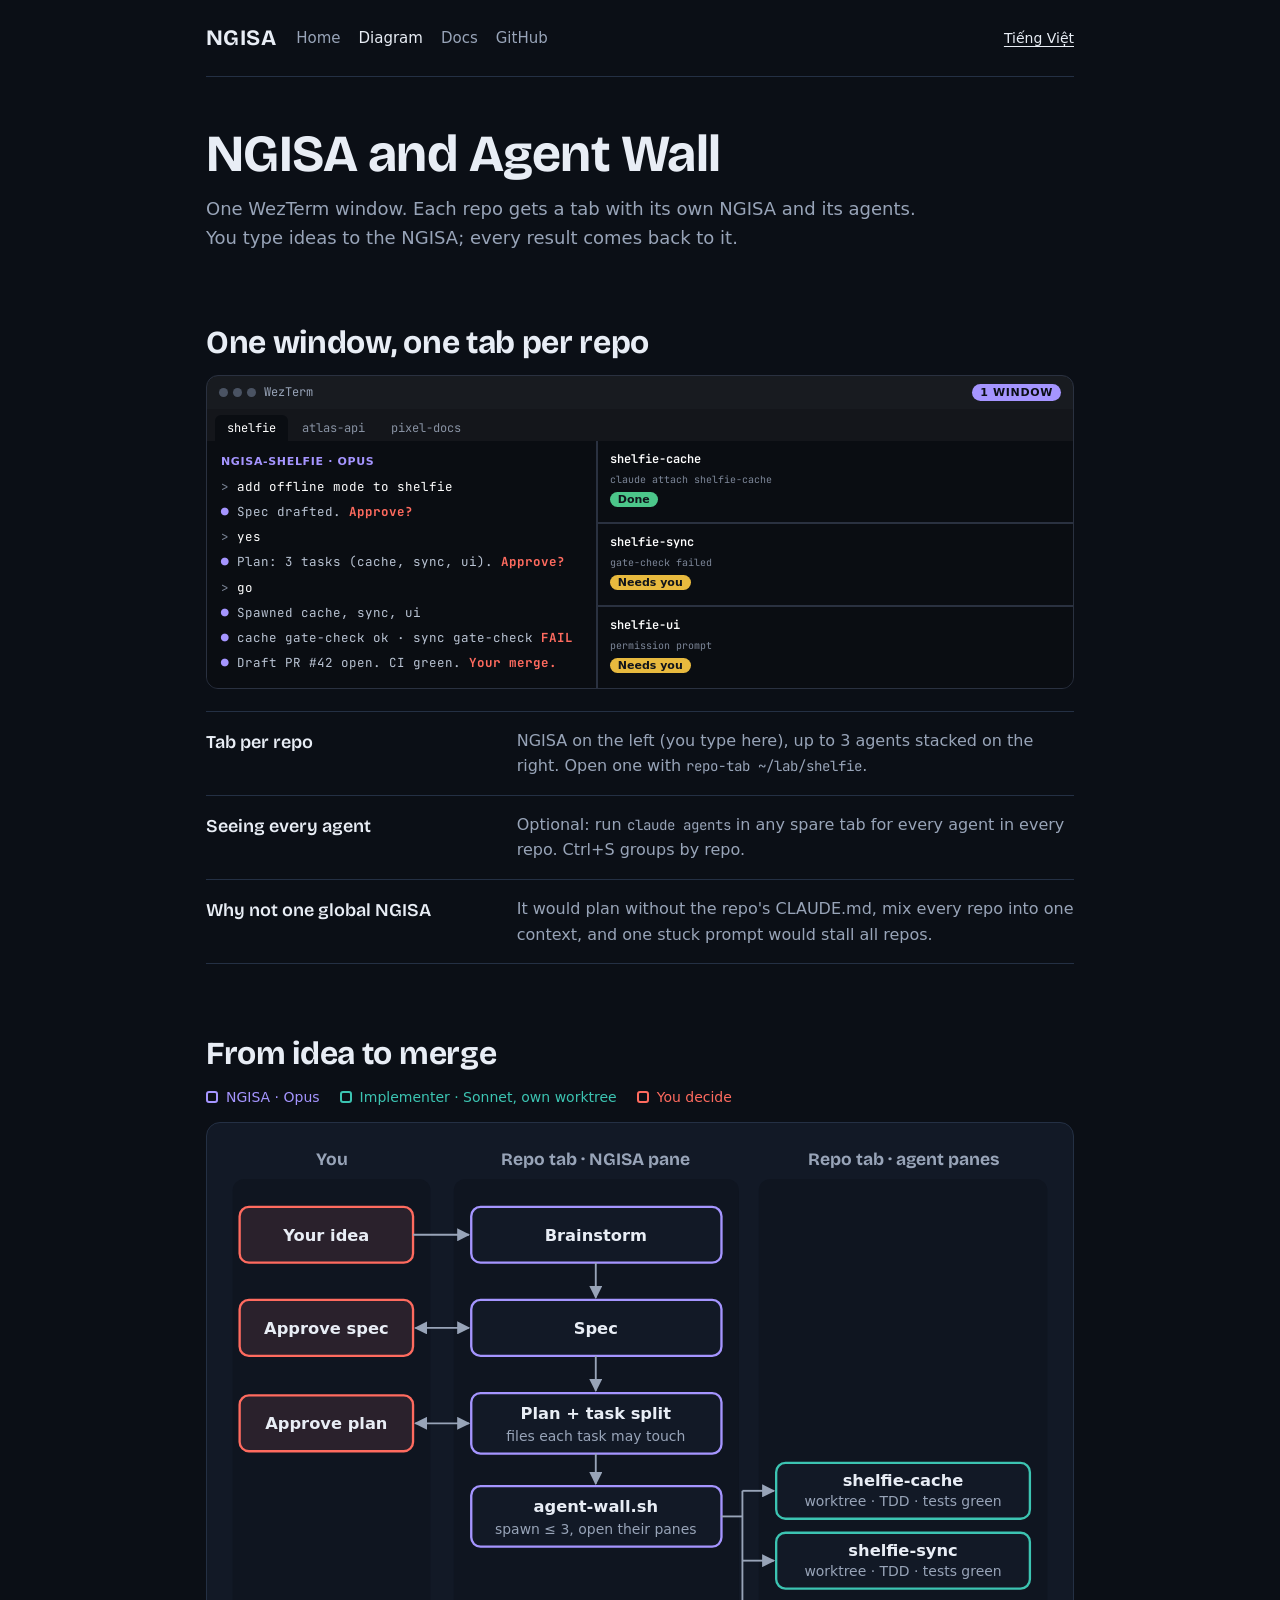
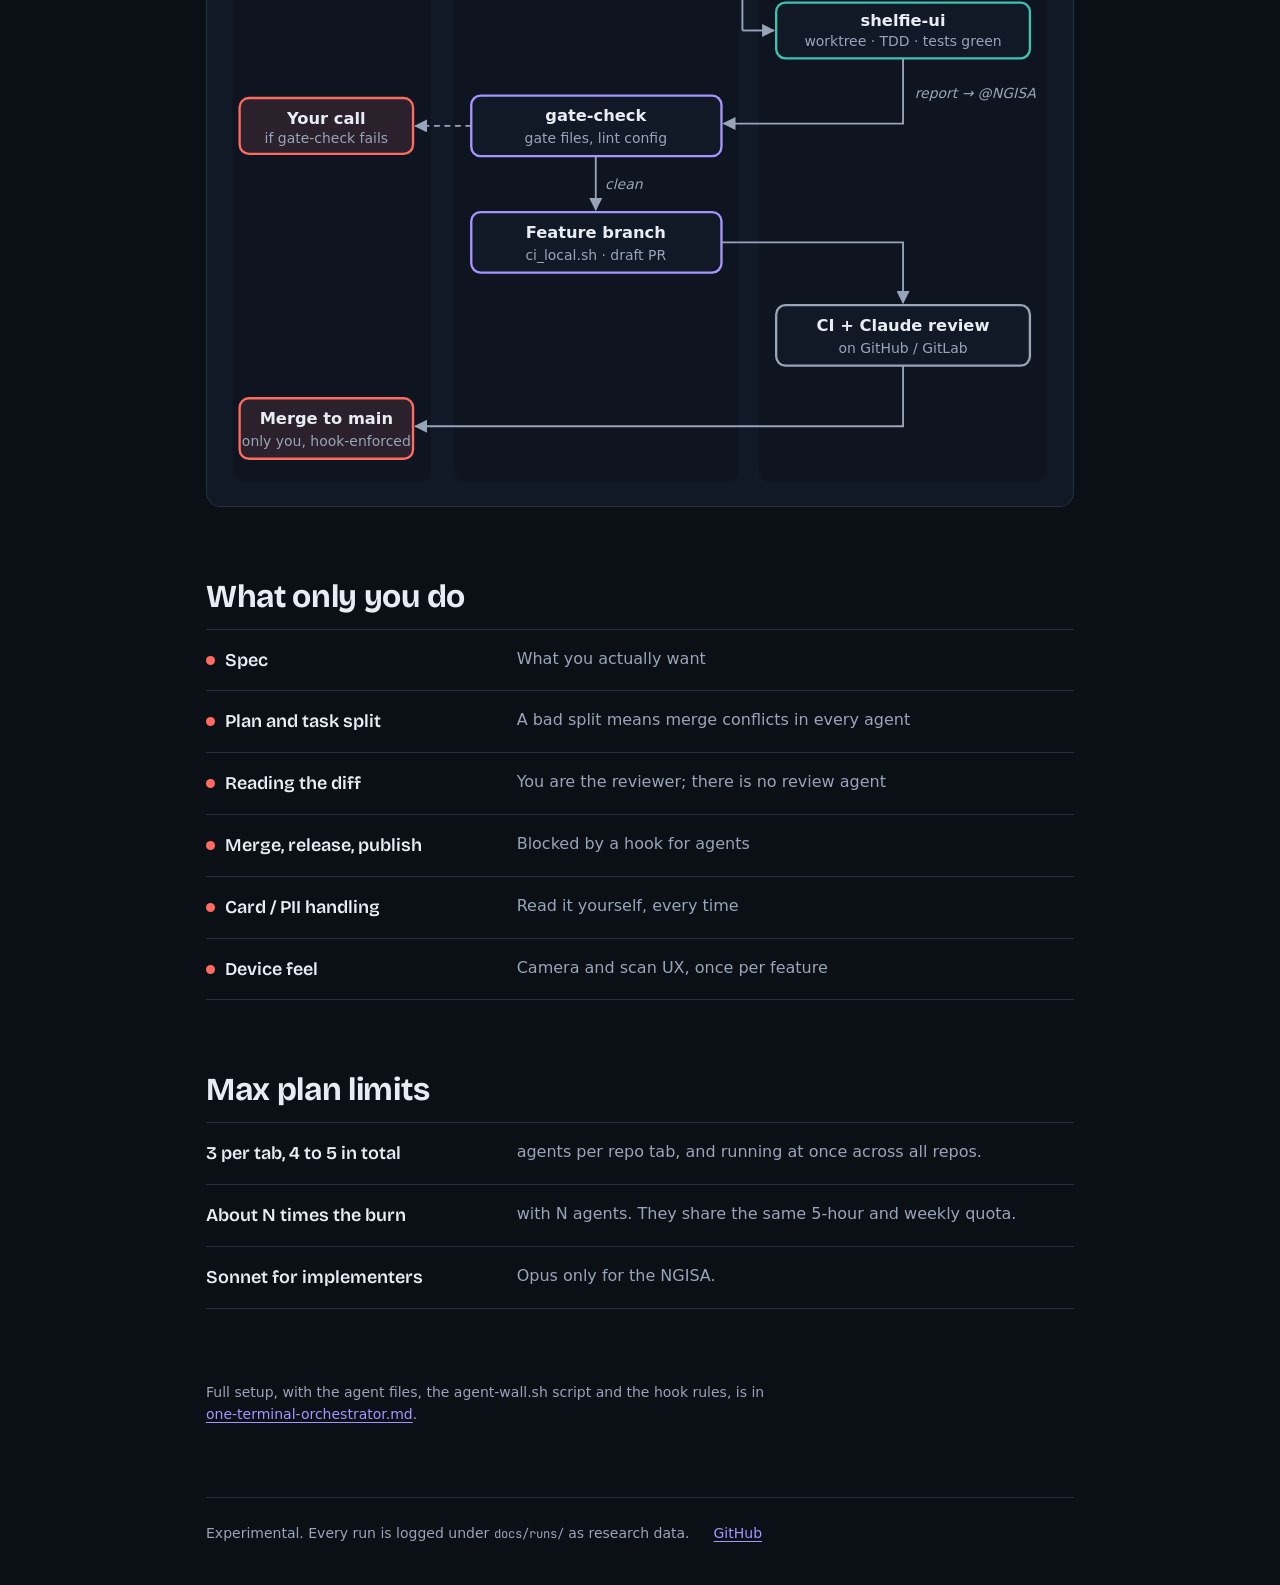
<file: docs/diagrams/ngisa-and-agent-wall.html>
<!doctype html>
<html lang="en">
<head>
<meta charset="utf-8">
<meta name="viewport" content="width=device-width,initial-scale=1">
<title>NGISA and Agent Wall</title>
<meta name="description" content="One WezTerm window. Each repo gets a tab with its own NGISA and its agents. You type ideas to the NGISA; every result comes back to it.">
<link rel="preconnect" href="https://fonts.googleapis.com"><link rel="preconnect" href="https://fonts.gstatic.com" crossorigin><link rel="stylesheet" href="https://fonts.googleapis.com/css2?family=Bricolage+Grotesque:opsz,wght@12..96,600;12..96,700&family=JetBrains+Mono:wght@400;600&display=swap">
<link rel="canonical" href="https://khoa2001.github.io/ngisa/diagrams/ngisa-and-agent-wall.html"><link rel="alternate" hreflang="en" href="https://khoa2001.github.io/ngisa/diagrams/ngisa-and-agent-wall.html"><link rel="alternate" hreflang="vi" href="https://khoa2001.github.io/ngisa/diagrams/ngisa-and-agent-wall.vi.html"><link rel="alternate" hreflang="x-default" href="https://khoa2001.github.io/ngisa/diagrams/ngisa-and-agent-wall.html">
<link rel="stylesheet" href="../assets/site.css">
</head>
<body>
<a class="skip" href="#main">Skip to content</a>
<div class="wrap narrow"><header class="top">
<a class="brand" href="../index.html">NGISA</a>
<nav aria-label="Main"><a href="../index.html">Home</a><a href="ngisa-and-agent-wall.html" aria-current="page">Diagram</a><a href="https://github.com/Khoa2001/ngisa/blob/main/docs/README.md">Docs</a><a href="https://github.com/Khoa2001/ngisa">GitHub</a></nav>
<div class="lang"><a href="ngisa-and-agent-wall.vi.html" hreflang="vi">Tiếng Việt</a></div>
</header></div>
<div class="wrap narrow"><main id="main">

<header>
<h1 style="font-size:clamp(34px,5vw,52px)">NGISA and Agent Wall</h1>
<p style="margin-top:12px;color:var(--muted);font-size:18px">One WezTerm window. Each repo gets a tab with its own NGISA and its agents. You type ideas to the NGISA; every result comes back to it.</p>
</header>

<section aria-labelledby="w"><h2 id="w">One window, one tab per repo</h2>
<div class="win" role="img" aria-label="One WezTerm window. Tabs: shelfie, atlas-api, pixel-docs. The shelfie tab shows the NGISA on the left and three agent panes stacked on the right." style="margin-bottom:22px">
<div class="bar"><span class="dots"><i></i><i></i><i></i></span>WezTerm<span class="tag">1 window</span></div>
<div class="tabs"><span class=on>shelfie</span><span>atlas-api</span><span>pixel-docs</span></div>
<div class="repo"><div class="chat"><div class="who">ngisa-shelfie · Opus</div><div class="you">add offline mode to shelfie</div><div class="cl">Spec drafted. <span class="hl">Approve?</span></div><div class="you">yes</div><div class="cl">Plan: 3 tasks (cache, sync, ui). <span class="hl">Approve?</span></div><div class="you">go</div><div class="cl">Spawned cache, sync, ui</div><div class="cl">cache gate-check ok · sync gate-check <span class="hl">FAIL</span></div><div class="cl">Draft PR #42 open. CI green. <span class="hl">Your merge.</span></div></div><div class="stack"><div class="pane"><b>shelfie-cache</b><small>claude attach shelfie-cache</small><span class="st d">Done</span></div><div class="pane"><b>shelfie-sync</b><small>gate-check failed</small><span class="st n">Needs you</span></div><div class="pane"><b>shelfie-ui</b><small>permission prompt</small><span class="st n">Needs you</span></div></div></div>
</div>
<ul class="rules"><li><b>Tab per repo</b><span>NGISA on the left (you type here), up to 3 agents stacked on the right. Open one with <code>repo-tab ~/lab/shelfie</code>.</span></li><li><b>Seeing every agent</b><span>Optional: run <code>claude agents</code> in any spare tab for every agent in every repo. Ctrl+S groups by repo.</span></li><li><b>Why not one global NGISA</b><span>It would plan without the repo's CLAUDE.md, mix every repo into one context, and one stuck prompt would stall all repos.</span></li></ul></section>

<section aria-labelledby="f"><h2 id="f">From idea to merge</h2>
<div class="key"><span style="color:var(--gate)"><i class="sw"></i>NGISA · Opus</span><span style="color:var(--agent)"><i class="sw"></i>Implementer · Sonnet, own worktree</span><span style="color:var(--human)"><i class="sw"></i>You decide</span></div>
<div class="fig"><svg viewBox="0 0 720 820" role="img" aria-label="Flow: your idea, spec and plan approved by you, NGISA spawns up to three implementers in worktrees, each reports to the NGISA, which runs gate-check; a failed check stops for you; clean work is merged to a feature branch and draft PR, CI runs, you merge to main.">
        <defs><marker id="ah" viewBox="0 0 10 10" refX="9" refY="5" markerWidth="7" markerHeight="7" orient="auto-start-reverse"><path class="ah" d="M0 0L10 5L0 10z"/></marker></defs>
        <rect class="lane" x="10" y="36" width="170" height="776" rx="10"/>
        <rect class="lane" x="200" y="36" width="245" height="776" rx="10"/>
        <rect class="lane" x="462" y="36" width="248" height="776" rx="10"/>
        <text class="h" x="95" y="24" text-anchor="middle">You</text>
        <text class="h" x="322" y="24" text-anchor="middle">Repo tab · NGISA pane</text>
        <text class="h" x="586" y="24" text-anchor="middle">Repo tab · agent panes</text>

        <!-- row 1 -->
        <rect class="box hu hufill" x="16" y="60" width="149" height="48" rx="8"/>
        <text class="t" x="90.5" y="89" text-anchor="middle">Your idea</text>
        <rect class="box g" x="215" y="60" width="215" height="48" rx="8"/>
        <text class="t" x="322" y="89" text-anchor="middle">Brainstorm</text>
        <path class="arr" d="M165 84H213" marker-end="url(#ah)"/>
        <!-- row 2 -->
        <rect class="box g" x="215" y="140" width="215" height="48" rx="8"/>
        <text class="t" x="322" y="169" text-anchor="middle">Spec</text>
        <rect class="box hu hufill" x="16" y="140" width="149" height="48" rx="8"/>
        <text class="t" x="90.5" y="169" text-anchor="middle">Approve spec</text>
        <path class="arr" d="M322 108V138" marker-end="url(#ah)"/>
        <path class="arr" d="M213 164H167" marker-start="url(#ah)" marker-end="url(#ah)"/>
        <!-- row 3 -->
        <rect class="box g" x="215" y="220" width="215" height="52" rx="8"/>
        <text class="t" x="322" y="242" text-anchor="middle">Plan + task split</text>
        <text class="s" x="322" y="261" text-anchor="middle">files each task may touch</text>
        <rect class="box hu hufill" x="16" y="222" width="149" height="48" rx="8"/>
        <text class="t" x="90.5" y="251" text-anchor="middle">Approve plan</text>
        <path class="arr" d="M322 188V218" marker-end="url(#ah)"/>
        <path class="arr" d="M213 246H167" marker-start="url(#ah)" marker-end="url(#ah)"/>
        <!-- row 4 spawn -->
        <rect class="box g" x="215" y="300" width="215" height="52" rx="8"/>
        <text class="t" x="322" y="322" text-anchor="middle">agent-wall.sh</text>
        <text class="s" x="322" y="341" text-anchor="middle">spawn ≤ 3, open their panes</text>
        <path class="arr" d="M322 272V298" marker-end="url(#ah)"/>
        <path class="arr" d="M430 326H448"/>
        <path class="arr" d="M448 304V424"/>
        <path class="arr" d="M448 304H475" marker-end="url(#ah)"/>
        <path class="arr" d="M448 364H475" marker-end="url(#ah)"/>
        <path class="arr" d="M448 424H475" marker-end="url(#ah)"/>
        <!-- agents -->
        <rect class="box ag" x="477" y="280" width="218" height="48" rx="8"/>
        <text class="t" x="586" y="300" text-anchor="middle">shelfie-cache</text>
        <text class="s" x="586" y="317" text-anchor="middle">worktree · TDD · tests green</text>
        <rect class="box ag" x="477" y="340" width="218" height="48" rx="8"/>
        <text class="t" x="586" y="360" text-anchor="middle">shelfie-sync</text>
        <text class="s" x="586" y="377" text-anchor="middle">worktree · TDD · tests green</text>
        <rect class="box ag" x="477" y="400" width="218" height="48" rx="8"/>
        <text class="t" x="586" y="420" text-anchor="middle">shelfie-ui</text>
        <text class="s" x="586" y="437" text-anchor="middle">worktree · TDD · tests green</text>
        <!-- report -->
        <path class="arr" d="M586 448V504H432" marker-end="url(#ah)"/>
        <text class="lab" x="596" y="482">report → @NGISA</text>
        <!-- gate-check -->
        <rect class="box g" x="215" y="480" width="215" height="52" rx="8"/>
        <text class="t" x="322" y="502" text-anchor="middle">gate-check</text>
        <text class="s" x="322" y="521" text-anchor="middle">gate files, lint config</text>
        <rect class="box hu hufill" x="16" y="482" width="149" height="48" rx="8"/>
        <text class="t" x="90.5" y="504" text-anchor="middle">Your call</text>
        <text class="s" x="90.5" y="521" text-anchor="middle">if gate-check fails</text>
        <path class="arr dash" d="M215 506H167" marker-end="url(#ah)"/>
        <!-- merge -->
        <path class="arr" d="M322 532V578" marker-end="url(#ah)"/>
        <text class="lab" x="330" y="560">clean</text>
        <rect class="box g" x="215" y="580" width="215" height="52" rx="8"/>
        <text class="t" x="322" y="602" text-anchor="middle">Feature branch</text>
        <text class="s" x="322" y="621" text-anchor="middle">ci_local.sh · draft PR</text>
        <path class="arr" d="M430 606H586V658" marker-end="url(#ah)"/>
        <rect class="box ci" x="477" y="660" width="218" height="52" rx="8"/>
        <text class="t" x="586" y="682" text-anchor="middle">CI + Claude review</text>
        <text class="s" x="586" y="701" text-anchor="middle">on GitHub / GitLab</text>
        <path class="arr" d="M586 712V764H167" marker-end="url(#ah)"/>
        <rect class="box hu hufill" x="16" y="740" width="149" height="52" rx="8"/>
        <text class="t" x="90.5" y="762" text-anchor="middle">Merge to main</text>
        <text class="s" x="90.5" y="781" text-anchor="middle">only you, hook-enforced</text>
      </svg></div>
<ol class="fig-steps"><li data-o="human"><div><b>Your idea</b><span>You type a task to the NGISA.</span></div></li><li data-o="gate"><div><b>Brainstorm and spec</b><span>You approve the spec.</span></div></li><li data-o="gate"><div><b>Plan and task split</b><span>Files each task may touch. You approve the plan.</span></div></li><li data-o="gate"><div><b>agent-wall.sh</b><span>Spawns up to 3 workers and opens their panes.</span></div></li><li data-o="agent"><div><b>Implementers</b><span>shelfie-cache, shelfie-sync, shelfie-ui: own worktree, TDD, tests green. Each reports to @NGISA.</span></div></li><li data-o="gate"><div><b>gate-check</b><span>A script compares the gate files and lint config. A difference stops the merge and waits for you.</span></div></li><li data-o="gate"><div><b>Feature branch</b><span><code>ci_local.sh</code> and a draft PR.</span></div></li><li data-o="agent"><div><b>CI + Claude review</b><span>On GitHub / GitLab.</span></div></li><li data-o="human"><div><b>Merge to main</b><span>Only you, hook-enforced.</span></div></li></ol></section>

<section aria-labelledby="o"><h2 id="o">What only you do</h2>
<ul class="rules human"><li><b>Spec</b><span>What you actually want</span></li><li><b>Plan and task split</b><span>A bad split means merge conflicts in every agent</span></li><li><b>Reading the diff</b><span>You are the reviewer; there is no review agent</span></li><li><b>Merge, release, publish</b><span>Blocked by a hook for agents</span></li><li><b>Card / PII handling</b><span>Read it yourself, every time</span></li><li><b>Device feel</b><span>Camera and scan UX, once per feature</span></li></ul></section>

<section aria-labelledby="l"><h2 id="l">Max plan limits</h2>
<ul class="rules"><li><b>3 per tab, 4 to 5 in total</b><span>agents per repo tab, and running at once across all repos.</span></li><li><b>About N times the burn</b><span>with N agents. They share the same 5-hour and weekly quota.</span></li><li><b>Sonnet for implementers</b><span>Opus only for the NGISA.</span></li></ul></section>

<p class="note">Full setup, with the agent files, the agent-wall.sh script and the hook rules, is in <a href="https://github.com/Khoa2001/ngisa/blob/main/docs/orchestration/one-terminal-orchestrator.md">one-terminal-orchestrator.md</a>.</p>

</main></div>
<div class="wrap narrow"><footer class="foot"><p>Experimental. Every run is logged under <code>docs/runs/</code> as research data.</p><p><a href="https://github.com/Khoa2001/ngisa">GitHub</a></p></footer></div>
</body>
</html>
</file>
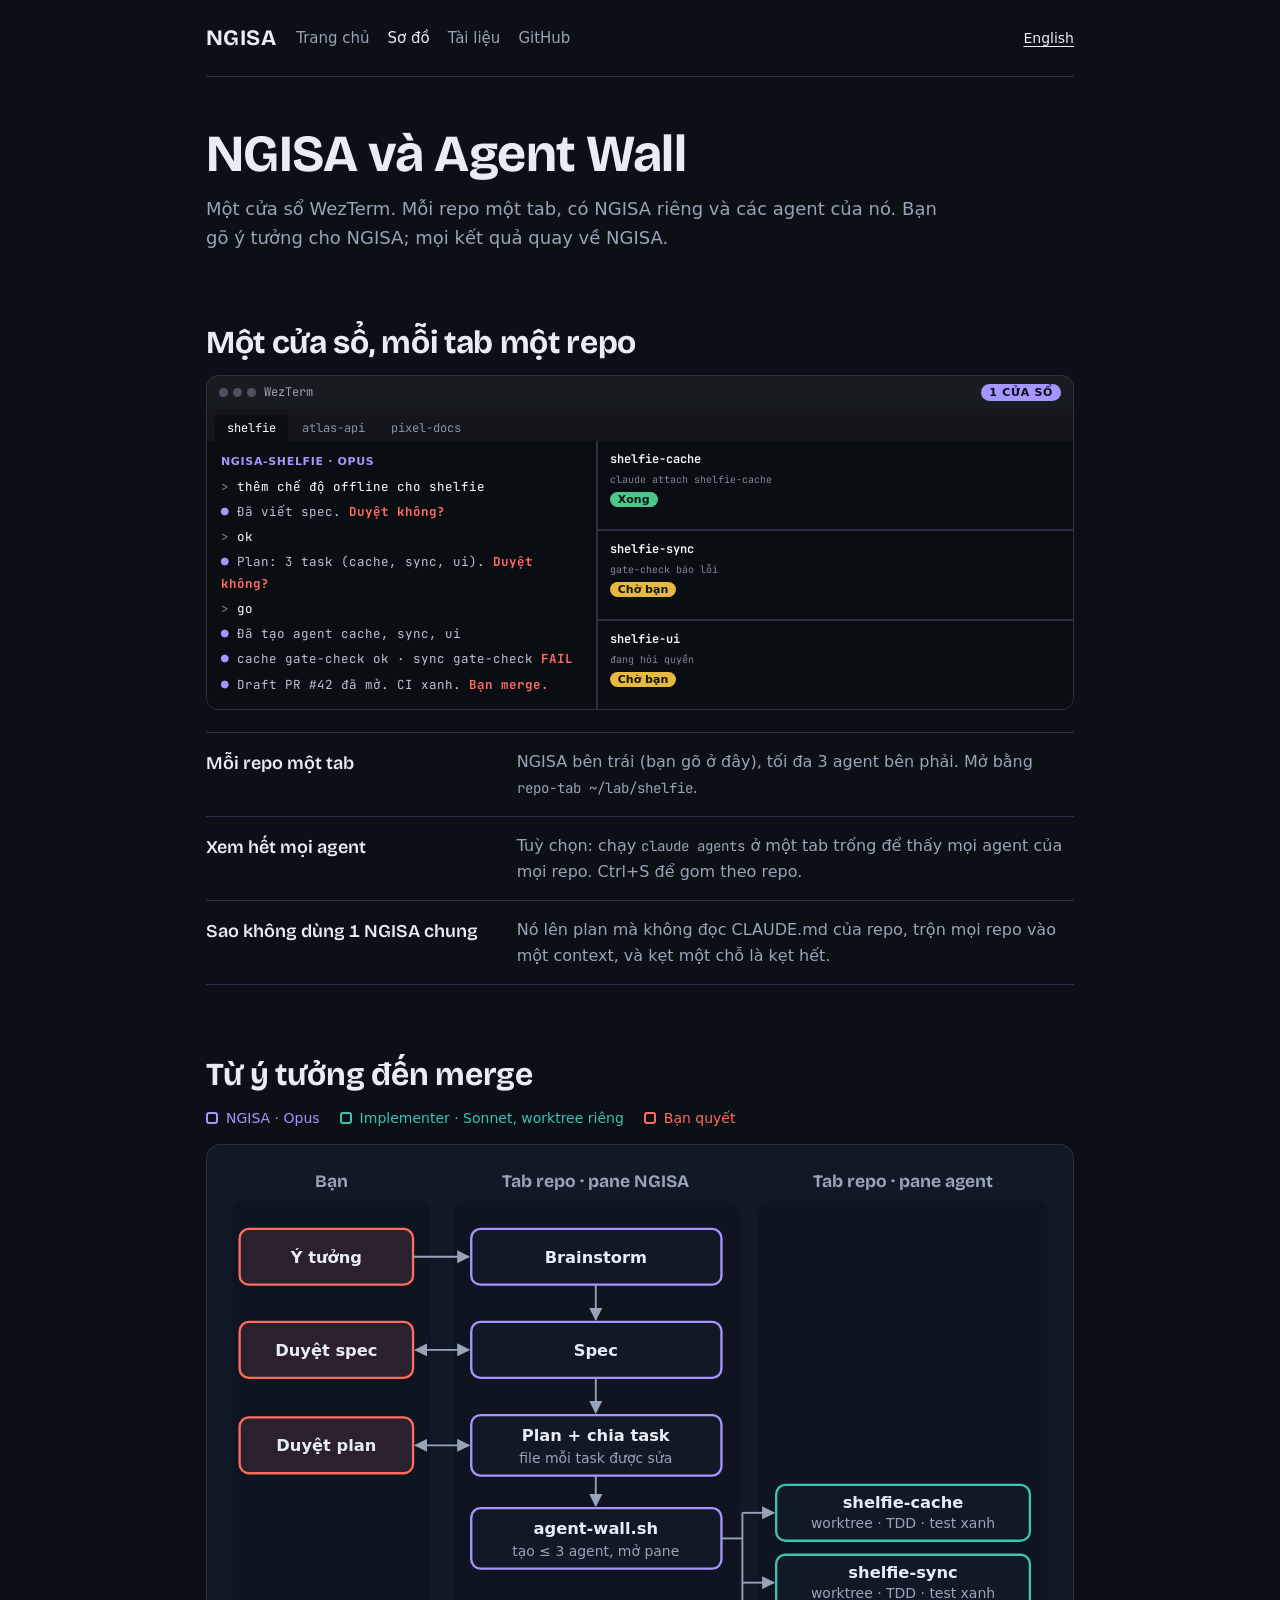
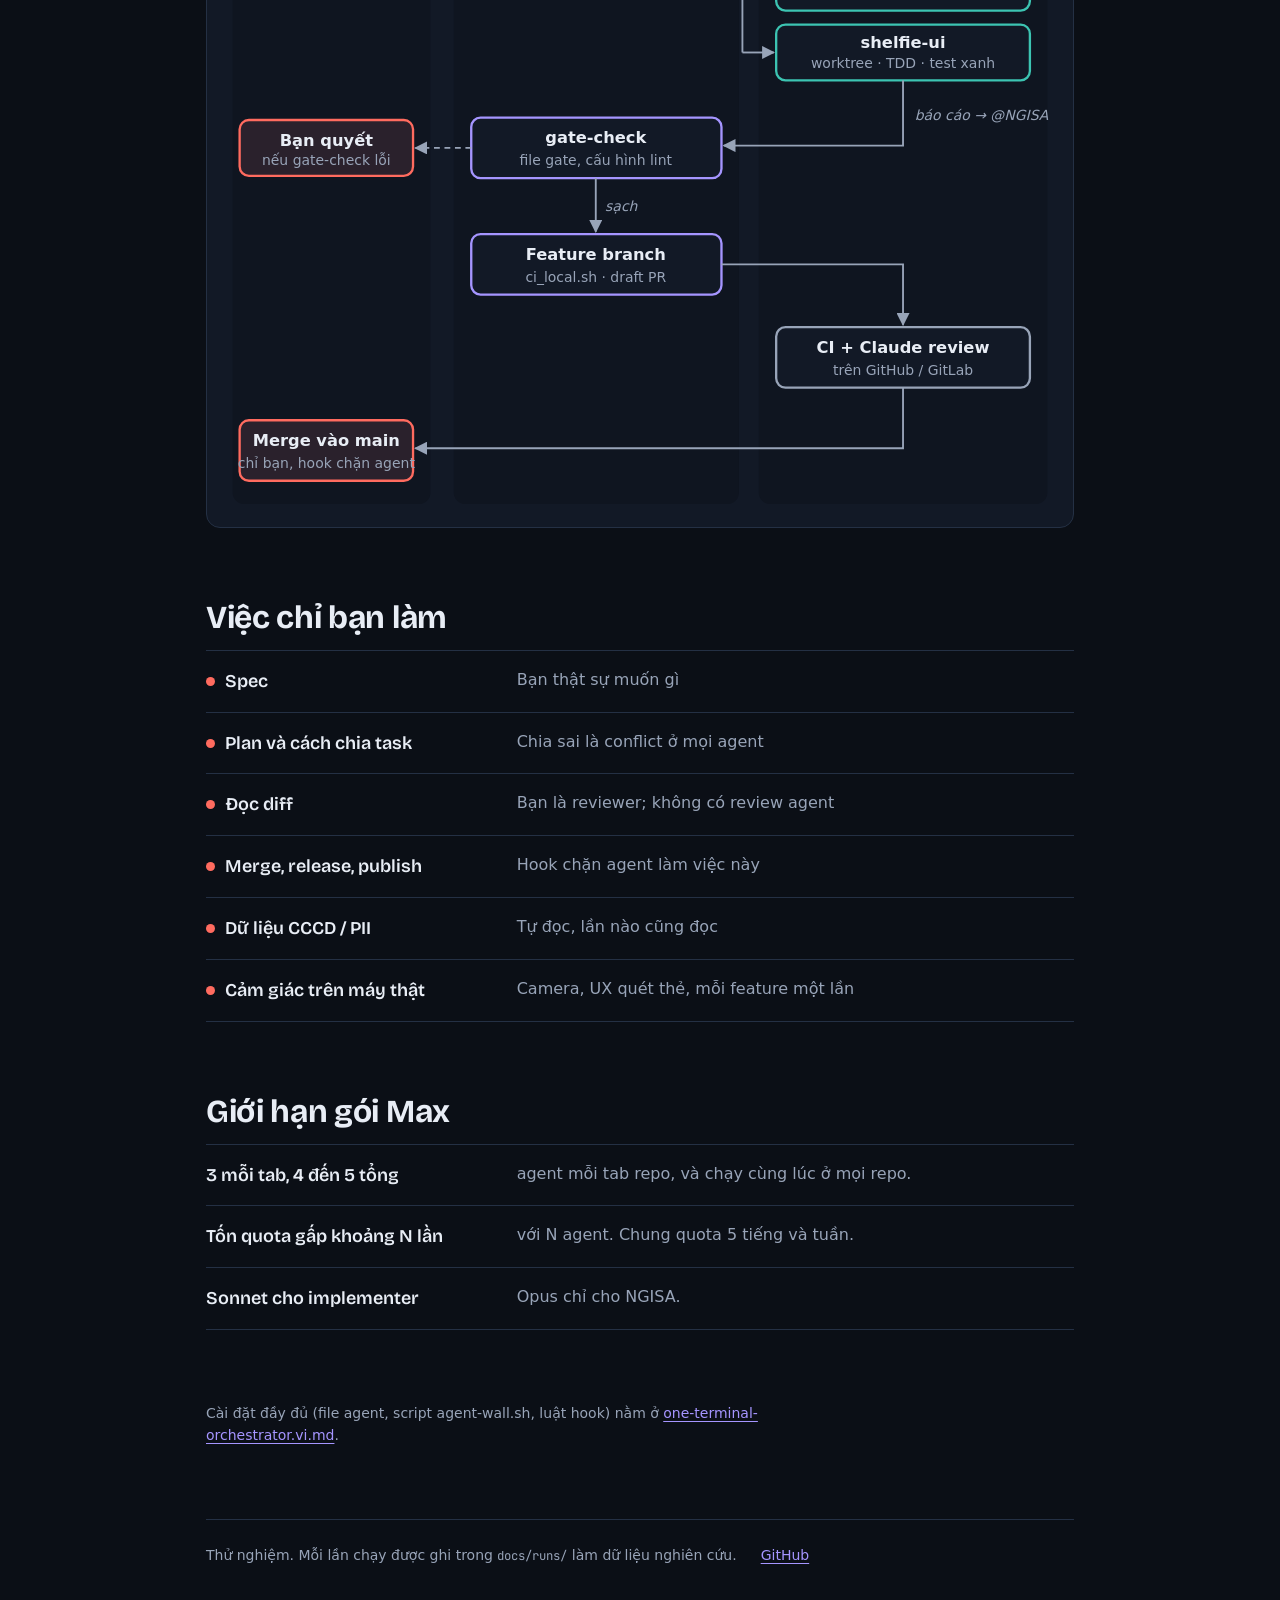
<file: docs/diagrams/ngisa-and-agent-wall.vi.html>
<!doctype html>
<html lang="vi">
<head>
<meta charset="utf-8">
<meta name="viewport" content="width=device-width,initial-scale=1">
<title>NGISA và Agent Wall</title>
<meta name="description" content="Một cửa sổ WezTerm. Mỗi repo một tab, có NGISA riêng và các agent của nó. Bạn gõ ý tưởng cho NGISA; mọi kết quả quay về NGISA.">
<link rel="preconnect" href="https://fonts.googleapis.com"><link rel="preconnect" href="https://fonts.gstatic.com" crossorigin><link rel="stylesheet" href="https://fonts.googleapis.com/css2?family=Bricolage+Grotesque:opsz,wght@12..96,600;12..96,700&family=JetBrains+Mono:wght@400;600&display=swap">
<link rel="canonical" href="https://khoa2001.github.io/ngisa/diagrams/ngisa-and-agent-wall.vi.html"><link rel="alternate" hreflang="en" href="https://khoa2001.github.io/ngisa/diagrams/ngisa-and-agent-wall.html"><link rel="alternate" hreflang="vi" href="https://khoa2001.github.io/ngisa/diagrams/ngisa-and-agent-wall.vi.html"><link rel="alternate" hreflang="x-default" href="https://khoa2001.github.io/ngisa/diagrams/ngisa-and-agent-wall.html">
<link rel="stylesheet" href="../assets/site.css">
</head>
<body>
<a class="skip" href="#main">Bỏ qua tới nội dung</a>
<div class="wrap narrow"><header class="top">
<a class="brand" href="../index.vi.html">NGISA</a>
<nav aria-label="Main"><a href="../index.vi.html">Trang chủ</a><a href="ngisa-and-agent-wall.vi.html" aria-current="page">Sơ đồ</a><a href="https://github.com/Khoa2001/ngisa/blob/main/docs/README.md">Tài liệu</a><a href="https://github.com/Khoa2001/ngisa">GitHub</a></nav>
<div class="lang"><a href="ngisa-and-agent-wall.html" hreflang="en">English</a></div>
</header></div>
<div class="wrap narrow"><main id="main">

<header>
<h1 style="font-size:clamp(34px,5vw,52px)">NGISA và Agent Wall</h1>
<p style="margin-top:12px;color:var(--muted);font-size:18px">Một cửa sổ WezTerm. Mỗi repo một tab, có NGISA riêng và các agent của nó. Bạn gõ ý tưởng cho NGISA; mọi kết quả quay về NGISA.</p>
</header>

<section aria-labelledby="w"><h2 id="w">Một cửa sổ, mỗi tab một repo</h2>
<div class="win" role="img" aria-label="Một cửa sổ WezTerm. Các tab: shelfie, atlas-api, pixel-docs. Tab shelfie có NGISA bên trái và ba pane agent xếp chồng bên phải." style="margin-bottom:22px">
<div class="bar"><span class="dots"><i></i><i></i><i></i></span>WezTerm<span class="tag">1 cửa sổ</span></div>
<div class="tabs"><span class=on>shelfie</span><span>atlas-api</span><span>pixel-docs</span></div>
<div class="repo"><div class="chat"><div class="who">ngisa-shelfie · Opus</div><div class="you">thêm chế độ offline cho shelfie</div><div class="cl">Đã viết spec. <span class="hl">Duyệt không?</span></div><div class="you">ok</div><div class="cl">Plan: 3 task (cache, sync, ui). <span class="hl">Duyệt không?</span></div><div class="you">go</div><div class="cl">Đã tạo agent cache, sync, ui</div><div class="cl">cache gate-check ok · sync gate-check <span class="hl">FAIL</span></div><div class="cl">Draft PR #42 đã mở. CI xanh. <span class="hl">Bạn merge.</span></div></div><div class="stack"><div class="pane"><b>shelfie-cache</b><small>claude attach shelfie-cache</small><span class="st d">Xong</span></div><div class="pane"><b>shelfie-sync</b><small>gate-check báo lỗi</small><span class="st n">Chờ bạn</span></div><div class="pane"><b>shelfie-ui</b><small>đang hỏi quyền</small><span class="st n">Chờ bạn</span></div></div></div>
</div>
<ul class="rules"><li><b>Mỗi repo một tab</b><span>NGISA bên trái (bạn gõ ở đây), tối đa 3 agent bên phải. Mở bằng <code>repo-tab ~/lab/shelfie</code>.</span></li><li><b>Xem hết mọi agent</b><span>Tuỳ chọn: chạy <code>claude agents</code> ở một tab trống để thấy mọi agent của mọi repo. Ctrl+S để gom theo repo.</span></li><li><b>Sao không dùng 1 NGISA chung</b><span>Nó lên plan mà không đọc CLAUDE.md của repo, trộn mọi repo vào một context, và kẹt một chỗ là kẹt hết.</span></li></ul></section>

<section aria-labelledby="f"><h2 id="f">Từ ý tưởng đến merge</h2>
<div class="key"><span style="color:var(--gate)"><i class="sw"></i>NGISA · Opus</span><span style="color:var(--agent)"><i class="sw"></i>Implementer · Sonnet, worktree riêng</span><span style="color:var(--human)"><i class="sw"></i>Bạn quyết</span></div>
<div class="fig"><svg viewBox="0 0 720 820" role="img" aria-label="Luồng: ý tưởng của bạn, bạn duyệt spec và plan, NGISA tạo tối đa ba implementer trong worktree, mỗi con báo cáo cho NGISA, NGISA chạy gate-check, check lỗi thì dừng chờ bạn, việc sạch được merge vào feature branch và draft PR, CI chạy, bạn merge vào main.">
        <defs><marker id="ah" viewBox="0 0 10 10" refX="9" refY="5" markerWidth="7" markerHeight="7" orient="auto-start-reverse"><path class="ah" d="M0 0L10 5L0 10z"/></marker></defs>
        <rect class="lane" x="10" y="36" width="170" height="776" rx="10"/>
        <rect class="lane" x="200" y="36" width="245" height="776" rx="10"/>
        <rect class="lane" x="462" y="36" width="248" height="776" rx="10"/>
        <text class="h" x="95" y="24" text-anchor="middle">Bạn</text>
        <text class="h" x="322" y="24" text-anchor="middle">Tab repo · pane NGISA</text>
        <text class="h" x="586" y="24" text-anchor="middle">Tab repo · pane agent</text>

        <!-- row 1 -->
        <rect class="box hu hufill" x="16" y="60" width="149" height="48" rx="8"/>
        <text class="t" x="90.5" y="89" text-anchor="middle">Ý tưởng</text>
        <rect class="box g" x="215" y="60" width="215" height="48" rx="8"/>
        <text class="t" x="322" y="89" text-anchor="middle">Brainstorm</text>
        <path class="arr" d="M165 84H213" marker-end="url(#ah)"/>
        <!-- row 2 -->
        <rect class="box g" x="215" y="140" width="215" height="48" rx="8"/>
        <text class="t" x="322" y="169" text-anchor="middle">Spec</text>
        <rect class="box hu hufill" x="16" y="140" width="149" height="48" rx="8"/>
        <text class="t" x="90.5" y="169" text-anchor="middle">Duyệt spec</text>
        <path class="arr" d="M322 108V138" marker-end="url(#ah)"/>
        <path class="arr" d="M213 164H167" marker-start="url(#ah)" marker-end="url(#ah)"/>
        <!-- row 3 -->
        <rect class="box g" x="215" y="220" width="215" height="52" rx="8"/>
        <text class="t" x="322" y="242" text-anchor="middle">Plan + chia task</text>
        <text class="s" x="322" y="261" text-anchor="middle">file mỗi task được sửa</text>
        <rect class="box hu hufill" x="16" y="222" width="149" height="48" rx="8"/>
        <text class="t" x="90.5" y="251" text-anchor="middle">Duyệt plan</text>
        <path class="arr" d="M322 188V218" marker-end="url(#ah)"/>
        <path class="arr" d="M213 246H167" marker-start="url(#ah)" marker-end="url(#ah)"/>
        <!-- row 4 spawn -->
        <rect class="box g" x="215" y="300" width="215" height="52" rx="8"/>
        <text class="t" x="322" y="322" text-anchor="middle">agent-wall.sh</text>
        <text class="s" x="322" y="341" text-anchor="middle">tạo ≤ 3 agent, mở pane</text>
        <path class="arr" d="M322 272V298" marker-end="url(#ah)"/>
        <path class="arr" d="M430 326H448"/>
        <path class="arr" d="M448 304V424"/>
        <path class="arr" d="M448 304H475" marker-end="url(#ah)"/>
        <path class="arr" d="M448 364H475" marker-end="url(#ah)"/>
        <path class="arr" d="M448 424H475" marker-end="url(#ah)"/>
        <!-- agents -->
        <rect class="box ag" x="477" y="280" width="218" height="48" rx="8"/>
        <text class="t" x="586" y="300" text-anchor="middle">shelfie-cache</text>
        <text class="s" x="586" y="317" text-anchor="middle">worktree · TDD · test xanh</text>
        <rect class="box ag" x="477" y="340" width="218" height="48" rx="8"/>
        <text class="t" x="586" y="360" text-anchor="middle">shelfie-sync</text>
        <text class="s" x="586" y="377" text-anchor="middle">worktree · TDD · test xanh</text>
        <rect class="box ag" x="477" y="400" width="218" height="48" rx="8"/>
        <text class="t" x="586" y="420" text-anchor="middle">shelfie-ui</text>
        <text class="s" x="586" y="437" text-anchor="middle">worktree · TDD · test xanh</text>
        <!-- report -->
        <path class="arr" d="M586 448V504H432" marker-end="url(#ah)"/>
        <text class="lab" x="596" y="482">báo cáo → @NGISA</text>
        <!-- gate-check -->
        <rect class="box g" x="215" y="480" width="215" height="52" rx="8"/>
        <text class="t" x="322" y="502" text-anchor="middle">gate-check</text>
        <text class="s" x="322" y="521" text-anchor="middle">file gate, cấu hình lint</text>
        <rect class="box hu hufill" x="16" y="482" width="149" height="48" rx="8"/>
        <text class="t" x="90.5" y="504" text-anchor="middle">Bạn quyết</text>
        <text class="s" x="90.5" y="521" text-anchor="middle">nếu gate-check lỗi</text>
        <path class="arr dash" d="M215 506H167" marker-end="url(#ah)"/>
        <!-- merge -->
        <path class="arr" d="M322 532V578" marker-end="url(#ah)"/>
        <text class="lab" x="330" y="560">sạch</text>
        <rect class="box g" x="215" y="580" width="215" height="52" rx="8"/>
        <text class="t" x="322" y="602" text-anchor="middle">Feature branch</text>
        <text class="s" x="322" y="621" text-anchor="middle">ci_local.sh · draft PR</text>
        <path class="arr" d="M430 606H586V658" marker-end="url(#ah)"/>
        <rect class="box ci" x="477" y="660" width="218" height="52" rx="8"/>
        <text class="t" x="586" y="682" text-anchor="middle">CI + Claude review</text>
        <text class="s" x="586" y="701" text-anchor="middle">trên GitHub / GitLab</text>
        <path class="arr" d="M586 712V764H167" marker-end="url(#ah)"/>
        <rect class="box hu hufill" x="16" y="740" width="149" height="52" rx="8"/>
        <text class="t" x="90.5" y="762" text-anchor="middle">Merge vào main</text>
        <text class="s" x="90.5" y="781" text-anchor="middle">chỉ bạn, hook chặn agent</text>
      </svg></div>
<ol class="fig-steps"><li data-o="human"><div><b>Ý tưởng</b><span>Bạn gõ task cho NGISA.</span></div></li><li data-o="gate"><div><b>Brainstorm và spec</b><span>Bạn duyệt spec.</span></div></li><li data-o="gate"><div><b>Plan và chia task</b><span>File mỗi task được sửa. Bạn duyệt plan.</span></div></li><li data-o="gate"><div><b>agent-wall.sh</b><span>Tạo tối đa 3 agent và mở pane cho chúng.</span></div></li><li data-o="agent"><div><b>Implementer</b><span>shelfie-cache, shelfie-sync, shelfie-ui: worktree riêng, TDD, test xanh. Mỗi con báo cáo cho @NGISA.</span></div></li><li data-o="gate"><div><b>gate-check</b><span>Một script so sánh file gate và cấu hình lint. Có khác biệt thì dừng merge và chờ bạn.</span></div></li><li data-o="gate"><div><b>Feature branch</b><span><code>ci_local.sh</code> và draft PR.</span></div></li><li data-o="agent"><div><b>CI + Claude review</b><span>Trên GitHub / GitLab.</span></div></li><li data-o="human"><div><b>Merge vào main</b><span>Chỉ bạn, hook chặn agent.</span></div></li></ol></section>

<section aria-labelledby="o"><h2 id="o">Việc chỉ bạn làm</h2>
<ul class="rules human"><li><b>Spec</b><span>Bạn thật sự muốn gì</span></li><li><b>Plan và cách chia task</b><span>Chia sai là conflict ở mọi agent</span></li><li><b>Đọc diff</b><span>Bạn là reviewer; không có review agent</span></li><li><b>Merge, release, publish</b><span>Hook chặn agent làm việc này</span></li><li><b>Dữ liệu CCCD / PII</b><span>Tự đọc, lần nào cũng đọc</span></li><li><b>Cảm giác trên máy thật</b><span>Camera, UX quét thẻ, mỗi feature một lần</span></li></ul></section>

<section aria-labelledby="l"><h2 id="l">Giới hạn gói Max</h2>
<ul class="rules"><li><b>3 mỗi tab, 4 đến 5 tổng</b><span>agent mỗi tab repo, và chạy cùng lúc ở mọi repo.</span></li><li><b>Tốn quota gấp khoảng N lần</b><span>với N agent. Chung quota 5 tiếng và tuần.</span></li><li><b>Sonnet cho implementer</b><span>Opus chỉ cho NGISA.</span></li></ul></section>

<p class="note">Cài đặt đầy đủ (file agent, script agent-wall.sh, luật hook) nằm ở <a href="https://github.com/Khoa2001/ngisa/blob/main/docs/orchestration/one-terminal-orchestrator.vi.md">one-terminal-orchestrator.vi.md</a>.</p>

</main></div>
<div class="wrap narrow"><footer class="foot"><p>Thử nghiệm. Mỗi lần chạy được ghi trong <code>docs/runs/</code> làm dữ liệu nghiên cứu.</p><p><a href="https://github.com/Khoa2001/ngisa">GitHub</a></p></footer></div>
</body>
</html>
</file>
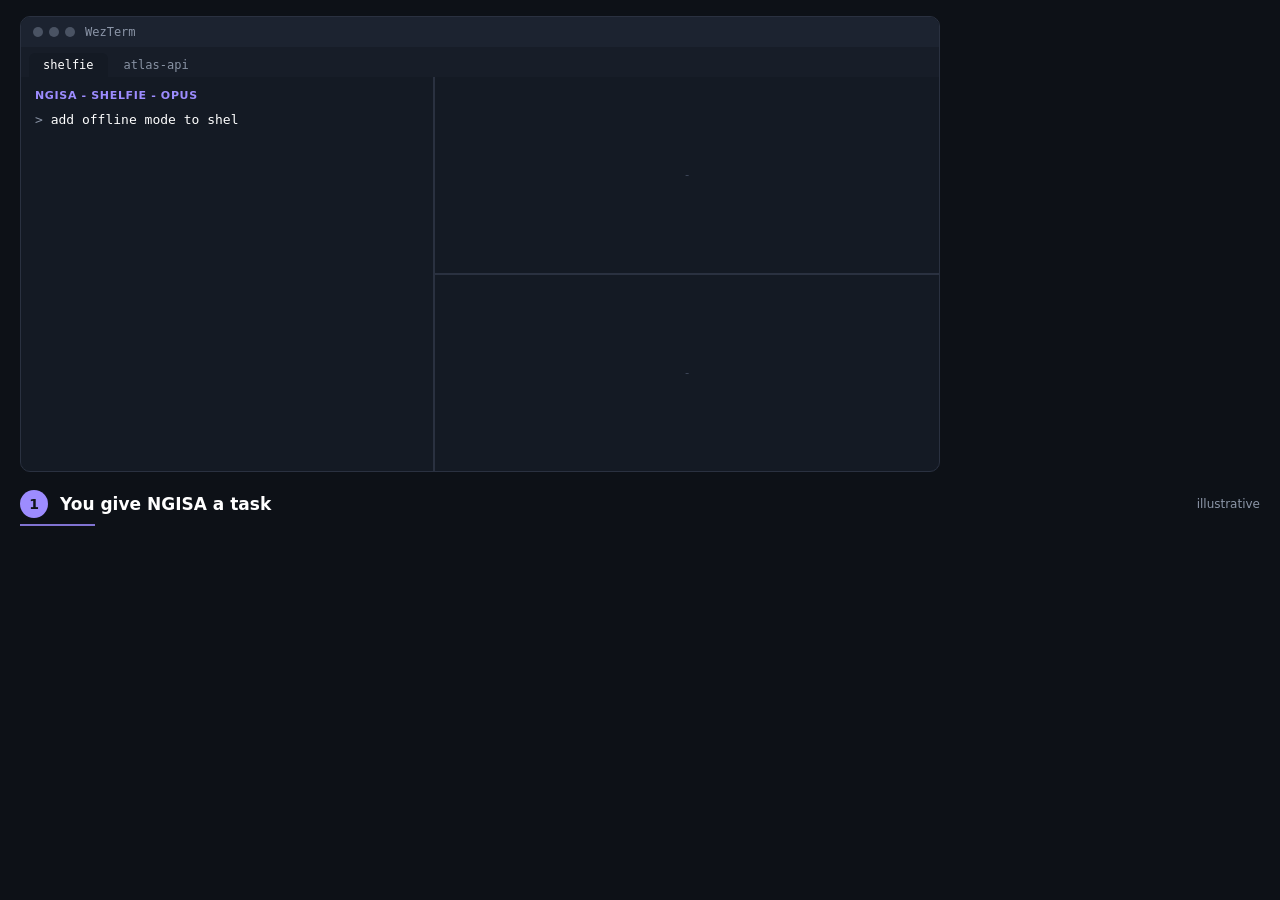
<file: docs/diagrams/ngisa-demo.html>
<!doctype html>
<html lang="en">
<head>
<meta charset="utf-8">
<title>NGISA demo frames</title>
<!--
  Source of docs/assets/ngisa-demo.gif (and ngisa-demo.vi.gif).
  An illustrative mock, not a recording. Open with ?step=N&lang=en|vi to see one frame.
  Without ?step it plays the whole loop in the browser. The host page can send
  {type:"ngisa-demo", action:"pause"|"play"} with postMessage. With prefers-reduced-motion
  it shows the last frame and waits for "play".
  Regenerate the GIFs with docs/diagrams/render-demo-gif.sh.
-->
<style>
:root{
  --bg:#0d1117; --win:#141a24; --bar:#1c2330; --line:#2a3140; --fg:#d6dde8; --muted:#8b95a7;
  --gate:#9d8cff; --agent:#3cc4b2; --human:#ff6b5f; --ok:#4cc68a; --warn:#e7b93e;
  --mono:Menlo, "SF Mono", ui-monospace, Consolas, monospace;
  --sans:-apple-system, BlinkMacSystemFont, "Segoe UI", system-ui, sans-serif;
}
*{box-sizing:border-box}
html,body{margin:0;width:960px;height:540px;background:var(--bg);overflow:hidden;font-family:var(--sans)}
.win{position:absolute;left:20px;top:16px;width:920px;height:456px;background:var(--win);border:1px solid var(--line);border-radius:10px;overflow:hidden;display:flex;flex-direction:column}
.bar{display:flex;align-items:center;gap:10px;height:30px;padding:0 12px;background:var(--bar);font:12px var(--mono);color:var(--muted)}
.dots{display:flex;gap:6px}.dots i{width:10px;height:10px;border-radius:50%;background:#4a5363;display:block}
.tabs{display:flex;gap:2px;padding:6px 8px 0;background:#171d28;font:12px var(--mono)}
.tabs span{padding:5px 14px;border-radius:6px 6px 0 0;color:#8892a3}
.tabs .on{background:var(--win);color:#fff}
.body{display:grid;grid-template-columns:45fr 55fr;gap:2px;background:var(--line);flex:1;min-height:0}
.ngisa{background:var(--win);padding:12px 14px;font:13px/1.6 var(--mono);color:#b9c3d3;overflow:hidden}
.who{font:600 11px var(--sans);letter-spacing:.06em;text-transform:uppercase;color:var(--gate);margin-bottom:8px}
.you{color:#fff}.you::before{content:"> ";color:var(--muted)}
.cl::before{content:"\25CF  ";color:var(--gate)}
.hl{color:var(--human);font-weight:700}
.ok{color:var(--ok)}
.stack{display:grid;grid-template-rows:repeat(2,1fr);gap:2px;background:var(--line)}
.pane{background:var(--win);padding:9px 12px;font:12px/1.5 var(--mono);color:#b9c3d3;display:flex;flex-direction:column;gap:3px;min-height:0;overflow:hidden}
.pane.empty{align-items:center;justify-content:center;color:#3b4456}
.ph{display:flex;align-items:center;gap:8px;color:#fff;font-weight:600}
.st{font:600 10px var(--sans);padding:1px 8px;border-radius:99px;color:#10141b}
.st.w{background:var(--agent);color:#10141b}.st.d{background:var(--ok)}.st.n{background:var(--warn)}
.dim{color:var(--muted)}
.cap{position:absolute;left:20px;right:20px;top:482px;height:44px;display:flex;align-items:center;gap:12px;color:#fff;font-size:17px;font-weight:600}
.cap .n{flex:none;width:28px;height:28px;border-radius:50%;background:var(--gate);color:#10141b;display:flex;align-items:center;justify-content:center;font-size:14px}
.cap.human .n{background:var(--human);color:#10141b}
.cap small{margin-left:auto;font-weight:400;font-size:12px;color:var(--muted)}

/* Embed mode (?embed=1): fluid layout for the website, sized by postMessage. Frames for the GIFs never use it. */
html.emb,html.emb body{width:auto;height:auto;overflow:visible}
html.emb .win{position:static;width:auto;height:auto;border:0;border-radius:0}
html.emb .cap{position:static;height:auto;padding:14px 18px}
html.emb .body{min-height:320px}
html.emb .st{font-size:11px}
html.emb .pane{font-size:12.5px}
@media (max-width:640px){
  html.emb .body{grid-template-columns:1fr;min-height:0}
  html.emb .ngisa{min-height:290px}
  html.emb .stack{grid-template-rows:repeat(2,minmax(84px,auto))}
  html.emb .cap{font-size:15px}
}

.cur{display:inline-block;width:.55em;height:1.05em;background:var(--termfg);vertical-align:-.15em;margin-left:2px}
.ngisa .cl .hl{text-shadow:0 0 calc(var(--pulse,0) * 12px) var(--human)}
.cap .ct{display:inline-block}
.cap .prog{position:absolute;left:0;bottom:0;height:2px;background:var(--gate);opacity:.8}
html.emb{overflow:hidden}
html.emb .cap{position:relative;top:auto;left:auto;right:auto}
</style>
</head>
<body>
<div class="win">
  <div class="bar"><span class="dots"><i></i><i></i><i></i></span>WezTerm</div>
  <div class="tabs"><span class="on">shelfie</span><span>atlas-api</span></div>
  <div class="body">
    <div class="ngisa" id="ngisa"></div>
    <div class="stack" id="stack"></div>
  </div>
</div>
<div class="cap" id="cap"></div>

<script>
const T = {
  en: {
    task: "add offline mode to shelfie",
    plan: "Plan: 2 tasks (cache, sync). <span class=hl>Approve?</span>",
    go: "go",
    spawned: "Spawned cache, sync",
    cacheOk: "cache gate-check <span class=ok>ok</span>",
    syncOk: "sync gate-check <span class=ok>ok</span>",
    merged: "Merged cache, sync into a feature branch",
    done: "Draft PR ready. <span class=hl>Your merge.</span>",
    working: "Working", done_: "Done",
    wt: "own git worktree",
    tests: "write failing test, make it pass",
    gateRun: "./tool/ci_local.sh ...",
    gateOk: "./tool/ci_local.sh <span class=ok>exit 0</span>",
    caps: [
      "You give NGISA a task",
      "NGISA plans and splits it",
      "You approve the plan",
      "Workers start, each in its own git worktree",
      "Each worker must pass the repo's tool/ci_local.sh",
      "NGISA runs gate-check: gate files untouched",
      "Clean branches merge into a feature branch",
      "ci_local.sh runs again, draft PR ready",
      "Only you merge to main"
    ],
    note: "illustrative"
  },
  vi: {
    task: "thêm chế độ offline cho shelfie",
    plan: "Plan: 2 task (cache, sync). <span class=hl>Duyệt?</span>",
    go: "go",
    spawned: "Đã tạo agent cache, sync",
    cacheOk: "cache gate-check <span class=ok>ok</span>",
    syncOk: "sync gate-check <span class=ok>ok</span>",
    merged: "Đã gộp cache, sync vào nhánh feature",
    done: "Draft PR sẵn sàng. <span class=hl>Bạn merge.</span>",
    working: "Đang chạy", done_: "Xong",
    wt: "git worktree riêng",
    tests: "viết test fail, làm cho pass",
    gateRun: "./tool/ci_local.sh ...",
    gateOk: "./tool/ci_local.sh <span class=ok>exit 0</span>",
    caps: [
      "Bạn giao việc cho NGISA",
      "NGISA lên plan và chia task",
      "Bạn duyệt plan",
      "Worker khởi động, mỗi worker một git worktree",
      "Mỗi worker phải qua tool/ci_local.sh của repo",
      "NGISA chạy gate-check: file gate không bị đụng",
      "Nhánh sạch được gộp vào nhánh feature",
      "ci_local.sh chạy lại, draft PR sẵn sàng",
      "Chỉ bạn được merge vào main"
    ],
    note: "minh họa"
  }
};

// ms each step stays on screen. Used by the loop and by render-demo-gif.sh.
const DURATIONS = [1600, 1800, 1300, 2000, 2200, 2200, 2200, 2200, 3600];

// ---- time-driven engine: draw(t) paints the whole scene at t ms; the loop and the GIF both call it ----
const STARTS = DURATIONS.reduce((acc, d, i) => (acc.push(i ? acc[i-1] + DURATIONS[i-1] : 0), acc), []);
const TOTAL = DURATIONS.reduce((a, b) => a + b, 0);
const clamp01 = x => Math.min(1, Math.max(0, x));
const ease = x => 1 - Math.pow(1 - clamp01(x), 3);
const stepAt = t => { let s = 0; for (let i = 0; i < STARTS.length; i++) if (t >= STARTS[i]) s = i; return s; };
const textLen = html => html.replace(/<[^>]*>/g, "").length;

// keep the first n visible characters of an html string, closing any open tags
function clip(html, n){
  let out = "", count = 0, stack = [], i = 0;
  while(i < html.length){
    if(html[i] === "<"){
      const j = html.indexOf(">", i), tag = html.slice(i, j + 1);
      out += tag;
      if(tag[1] === "/") stack.pop(); else stack.push(tag.match(/^<(\w+)/)[1]);
      i = j + 1; continue;
    }
    if(count >= n) break;
    out += html[i]; count++; i++;
  }
  while(stack.length) out += `</${stack.pop()}>`;
  return out;
}

// item: {id, at, html, rate} - rate ms per character (typed), 0 = fade and rise in
function itemState(it, t){
  if(t < it.at) return null;
  const len = textLen(it.html);
  if(it.rate){
    const n = Math.min(len, Math.floor((t - it.at) / it.rate) + 1);
    return {html: clip(it.html, n), op: 1, ty: 0, typing: n < len, end: it.at + len * it.rate};
  }
  const p = ease((t - it.at) / 240);
  return {html: it.html, op: p, ty: (1 - p) * 6, typing: false, end: it.at};
}

function model(lang){
  const t = T[lang], dim = s => `<span class=dim>${s}</span>`;
  const ngisa = [
    {id:"task",   cls:"you", at:250,   rate:38, html:t.task},
    {id:"plan",   cls:"cl",  at:1750,  rate:16, html:t.plan},
    {id:"go",     cls:"you", at:3500,  rate:90, html:t.go},
    {id:"spawn",  cls:"cl",  at:4800,  rate:0,  html:t.spawned},
    {id:"cacheOk",cls:"cl",  at:9500,  rate:0,  html:t.cacheOk},
    {id:"syncOk", cls:"cl",  at:10300, rate:0,  html:t.syncOk},
    {id:"merged", cls:"cl",  at:11300, rate:16, html:t.merged},
    {id:"ci",     cls:"cl",  at:13500, rate:0,  html:t.gateOk},
    {id:"done",   cls:"cl",  at:15700, rate:14, html:t.done}
  ];
  const slot = (id, list) => list.map((e, i) => Object.assign({id: id + i}, e));
  const panes = [
    {name:"shelfie-cache", at:4800,
     status:[{at:4800, txt:t.working, c:"w"}, {at:9300, txt:t.done_, c:"d"}],
     l1: slot("c1", [{at:4950, rate:0, html:dim(t.wt)}, {at:9300, rate:30, html:t.gateOk}]),
     l2: slot("c2", [{at:5200, rate:22, html:t.tests}, {at:6900, rate:30, html:t.gateRun}, {at:9300, rate:0, html:""}])},
    {name:"shelfie-sync", at:4800,
     status:[{at:4800, txt:t.working, c:"w"}, {at:10100, txt:t.done_, c:"d"}],
     l1: slot("s1", [{at:4950, rate:0, html:dim(t.wt)}, {at:10100, rate:30, html:t.gateOk}]),
     l2: slot("s2", [{at:5200, rate:22, html:t.tests}, {at:6900, rate:30, html:t.gateRun}, {at:10100, rate:0, html:""}])}
  ];
  return {ngisa, panes};
}

const MODELS = {};
function draw(t, lang){
  const tt = T[lang], M = MODELS[lang] || (MODELS[lang] = model(lang));
  const step = stepAt(t);
  // gentle fade of the whole scene at the end of the loop, so the GIF loops without a jump
  const scene = 1 - ease((t - (TOTAL - 500)) / 500);
  document.querySelector(".body").style.opacity = scene;

  // cursor goes to the most recently started typed item, for a moment after it finishes
  let cur = null, curAt = -1;
  const typed = [];
  M.ngisa.forEach(it => typed.push(it));
  M.panes.forEach(p => [...p.l1, ...p.l2].forEach(it => typed.push(it)));
  typed.forEach(it => { if(it.rate && t >= it.at && t <= it.at + textLen(it.html) * it.rate + 700 && it.at >= curAt){ cur = it.id; curAt = it.at; } });
  const blink = Math.floor(t / 420) % 2 === 0;
  const withCursor = (it, st) => (it.id === cur && (st.typing || blink)) ? st.html + `<span class="cur"></span>` : st.html;

  let n = `<div class="who">NGISA - shelfie - Opus</div>`;
  M.ngisa.forEach(it => {
    const st = itemState(it, t);
    if(!st) return;
    n += `<div class="${it.cls}" style="opacity:${st.op.toFixed(3)};transform:translateY(${st.ty.toFixed(2)}px)">${withCursor(it, st)}</div>`;
  });
  const ngisaEl = document.getElementById("ngisa");
  const doneIt = M.ngisa[M.ngisa.length - 1];
  const pulse = t > doneIt.at + textLen(doneIt.html) * doneIt.rate + 100 ? 0.5 + 0.5 * Math.sin((t - doneIt.at) / 260) : 0;
  ngisaEl.style.setProperty("--pulse", pulse.toFixed(3));
  ngisaEl.innerHTML = n;

  const pick = (list) => { let best = null; list.forEach(e => { if(t >= e.at) best = e; }); return best; };
  const line = (list) => {
    const e = pick(list); if(!e) return "";
    const st = itemState(e, t);
    return st.html === "" && !e.rate ? "" : `<div style="opacity:${st.op.toFixed(3)};transform:translateY(${st.ty.toFixed(2)}px)">${withCursor(e, st)}</div>`;
  };
  document.getElementById("stack").innerHTML = M.panes.map(p => {
    if(t < p.at) return `<div class="pane empty">-</div>`;
    const op = ease((t - p.at) / 260);
    const s = pick(p.status), sp = ease((t - s.at) / 220);
    return `<div class="pane" style="opacity:${op.toFixed(3)}"><div class="ph">${p.name}<span class="st ${s.c}" style="opacity:${sp.toFixed(3)};transform:scale(${(0.9 + 0.1 * sp).toFixed(3)})">${s.txt}</span></div>${line(p.l1)}${line(p.l2)}</div>`;
  }).join("");

  const cap = document.getElementById("cap");
  const cp = ease((t - STARTS[step]) / 280);
  cap.className = "cap" + (step === 8 ? " human" : "");
  cap.innerHTML = `<span class="n">${step + 1}</span><span class="ct" style="opacity:${cp.toFixed(3)};transform:translateY(${((1 - cp) * 8).toFixed(2)}px)">${tt.caps[step]}</span><small>${tt.note}</small><i class="prog" style="width:${(t / TOTAL * 100).toFixed(2)}%"></i>`;
  return step;
}

const q = new URLSearchParams(location.search);
const lang = q.get("lang") === "vi" ? "vi" : "en";
document.documentElement.lang = lang;
const embed = q.has("embed");
if(embed){
  document.documentElement.classList.add("emb");
  const post = () => parent.postMessage({type:"ngisa-demo-size", h:document.body.getBoundingClientRect().height}, "*");
  new ResizeObserver(post).observe(document.body);
  addEventListener("load", post);
}
let lastStep = -1;
function show(t){
  const s = draw(t, lang);
  if(embed && s !== lastStep){ lastStep = s; parent.postMessage({type:"ngisa-demo-step", step:s}, "*"); }
}
if(q.has("t")){
  show(Number(q.get("t")));                                   // one frame at t ms (GIF renderer)
} else if(q.has("step")){
  const s = Number(q.get("step"));                            // settled end of a step
  show(Math.min(TOTAL - 1, STARTS[s] + DURATIONS[s] - 1));
} else {
  let offset = 0, startedAt = performance.now(), playing = !matchMedia("(prefers-reduced-motion: reduce)").matches;
  const frame = now => {
    if(playing) show((now - startedAt + offset) % TOTAL);
    requestAnimationFrame(frame);
  };
  if(!playing) show(STARTS[STARTS.length - 1] + 1400);       // reduced motion: settled last frame until "play"
  requestAnimationFrame(frame);
  addEventListener("message", e => {
    const m = e.data;
    if(!m || m.type !== "ngisa-demo") return;
    if(m.action === "pause" && playing){ offset += performance.now() - startedAt; playing = false; }
    else if(m.action === "play" && !playing){ startedAt = performance.now(); playing = true; }
  });
}
</script>
</body>
</html>
</file>
<file: docs/assets/site.css>
/* Shared look for the NGISA pages on GitHub Pages: index and the diagram pages.
   Dark only: it comes from the terminal the product lives in. */
:root{
  color-scheme:dark;
  --bg:#0b0f16; --surface:#121926; --lane:#0f1520; --line:#243044; --fg:#e8edf5; --muted:#98a4b8;
  --gate:#a595ff; --agent:#3cc4b2; --human:#ff6b5f; --ok:#4cc68a; --warn:#e7b93e;
  --on-gate:#0b0f16; --term:#0a0d12; --termfg:#d6dde8; --termline:#2a3140;
  --display:"Bricolage Grotesque","Segoe UI",system-ui,sans-serif;
  --body:-apple-system,BlinkMacSystemFont,"Segoe UI",Roboto,system-ui,sans-serif;
  --mono:"JetBrains Mono",ui-monospace,Menlo,Consolas,monospace;
}
*{box-sizing:border-box}
html{scrollbar-color:var(--line) var(--bg);scroll-behavior:smooth}
@media (prefers-reduced-motion:reduce){html{scroll-behavior:auto}}
::-webkit-scrollbar{width:12px;height:12px}
::-webkit-scrollbar-track{background:var(--bg)}
::-webkit-scrollbar-thumb{background:var(--line);border-radius:8px;border:3px solid var(--bg)}
::selection{background:color-mix(in srgb,var(--gate) 45%,transparent);color:var(--fg)}
body{margin:0;background:var(--bg);color:var(--fg);font:16px/1.6 var(--body);-webkit-font-smoothing:antialiased;font-variant-numeric:tabular-nums}
a{color:var(--gate);text-underline-offset:.2em;text-decoration-thickness:1px}
a:hover{text-decoration-thickness:2px}
:focus-visible{outline:2px solid var(--gate);outline-offset:3px;border-radius:4px}
code,.mono{font-family:var(--mono);font-size:.88em}
h1,h2,h3{font-family:var(--display);margin:0;line-height:1.12;text-wrap:balance;letter-spacing:-.01em}
h2{font-size:clamp(24px,3.4vw,32px);margin-bottom:14px}
h3{font-size:19px}
p{margin:0;max-width:65ch}
.skip{position:absolute;left:-999px;top:8px;background:var(--gate);color:var(--on-gate);padding:8px 14px;border-radius:8px;z-index:10}
.skip:focus{left:16px}

/* Header and footer */
.wrap{max-width:1080px;margin:0 auto;padding:0 max(16px,env(safe-area-inset-left)) 0 max(16px,env(safe-area-inset-left))}
.narrow{max-width:900px}
.top{display:flex;align-items:center;gap:20px;flex-wrap:wrap;padding-block:18px;border-bottom:1px solid var(--line)}
.brand{font:700 22px/1 var(--display);color:var(--fg);text-decoration:none;letter-spacing:.02em}
.top nav{display:flex;gap:18px;flex-wrap:wrap;font-size:15px}
.top nav a{color:var(--muted);text-decoration:none;display:inline-flex;align-items:center;min-height:40px}
.top nav a:hover,.top nav a[aria-current]{color:var(--fg)}
.lang{margin-left:auto;font-size:14px;color:var(--muted)}
.lang a{display:inline-flex;align-items:center;min-height:40px}
@media (max-width:640px){.top{gap:0 16px}.brand{order:1}.lang{order:2}.top nav{order:3;width:100%;gap:4px 18px}}
.sr{position:absolute;width:1px;height:1px;overflow:hidden;clip:rect(0 0 0 0);white-space:nowrap}
.lang a{color:var(--fg)}
main{display:flex;flex-direction:column;gap:72px;padding-block:48px 72px}
.foot{border-top:1px solid var(--line);padding-block:24px 40px;font-size:14px;color:var(--muted);display:flex;gap:8px 24px;flex-wrap:wrap}
.foot p{max-width:none}

/* Buttons and terminal */
.btn{display:inline-flex;align-items:center;gap:8px;padding:11px 20px;border-radius:10px;font-weight:600;text-decoration:none;border:1px solid var(--line);color:var(--fg);transition:background .2s,border-color .2s}
.btn:hover{border-color:var(--muted)}
.btn.primary{background:var(--gate);border-color:var(--gate);color:var(--on-gate)}
.btn.primary:hover{background:color-mix(in srgb,var(--gate) 88%,var(--fg))}
.term{background:var(--term);color:var(--termfg);border:1px solid var(--termline);border-radius:10px;overflow:hidden}
.term .row{display:flex;align-items:center;gap:12px;padding:10px 12px 10px 16px;font:14px/1.5 var(--mono);overflow-x:auto}
.term .row+.row{border-top:1px solid var(--termline)}
.term .row code{font-size:1em;white-space:pre-wrap;overflow-wrap:anywhere;min-width:0}
.term .row code::before{content:"$ ";color:#7d8799;user-select:none}
.copy{margin-left:auto;flex:none;font:600 13px var(--body);color:var(--termfg);background:transparent;border:1px solid var(--termline);border-radius:6px;padding:8px 14px;min-height:36px;cursor:pointer}
@media (max-width:640px){.copy{min-height:40px}}
.copy:hover{border-color:#7d8799}

/* Window mock-up (diagram pages) */
.win{background:var(--term);color:var(--termfg);border-radius:12px;overflow:hidden;border:1px solid var(--termline);display:flex;flex-direction:column;min-width:0}
.bar{display:flex;align-items:center;gap:8px;padding:8px 12px;background:rgba(255,255,255,.06);font:12px var(--mono);color:#98a4b8}
.dots{display:flex;gap:5px}.dots i{width:9px;height:9px;border-radius:50%;background:#4a5363;display:block}
.tag{margin-left:auto;font:600 11px var(--body);letter-spacing:.06em;text-transform:uppercase;padding:2px 8px;border-radius:99px;background:#a595ff;color:#0b0f16}
.tabs{display:flex;gap:2px;padding:6px 8px 0;background:rgba(255,255,255,.04);font:12px var(--mono);overflow-x:auto}
.tabs span{padding:5px 12px;border-radius:6px 6px 0 0;color:#8892a3;white-space:nowrap}
.tabs .on{background:var(--term);color:#fff}
.repo{display:grid;grid-template-columns:minmax(0,45fr) minmax(0,55fr);gap:2px;background:var(--termline)}
@media (max-width:640px){.repo{grid-template-columns:minmax(0,1fr)}}
.chat{background:var(--term);padding:14px;font:12.5px/1.7 var(--mono);display:flex;flex-direction:column;gap:4px}
.who{font:600 11px var(--body);letter-spacing:.06em;text-transform:uppercase;color:#a595ff;margin-bottom:4px}
.you{color:#fff}.you::before{content:"> ";color:#7d8799}
.cl{color:#b9c3d3}.cl::before{content:"\25CF  ";color:#a595ff}
.hl{color:#ff6b5f;font-weight:700}
.stack{display:grid;grid-template-rows:repeat(3,1fr);gap:2px}
.pane{background:var(--term);padding:10px 12px;font:12px var(--mono);display:flex;flex-direction:column;gap:6px;min-width:0}
.pane b{color:#fff;font-weight:600;overflow-wrap:anywhere}
.pane small{color:#7d8799;overflow-wrap:anywhere}
.st{align-self:flex-start;font:600 11px var(--body);padding:1px 8px;border-radius:99px;color:#10141b}
.st.w{background:#3cc4b2}.st.n{background:#e7b93e}.st.d{background:#4cc68a}

/* Ruled lists instead of card grids */
.rules{list-style:none;margin:0;padding:0}
.rules>li{display:grid;grid-template-columns:minmax(0,1fr) minmax(0,2fr);gap:8px 32px;padding:16px 0;border-top:1px solid var(--line)}
.rules>li:last-child{border-bottom:1px solid var(--line)}
.rules b{font-family:var(--display);font-weight:600;font-size:18px}
.rules span{color:var(--muted);max-width:60ch}
@media (max-width:640px){.rules>li{grid-template-columns:minmax(0,1fr)}}
.rules.human b::before{content:"";display:inline-block;width:9px;height:9px;border-radius:50%;background:var(--human);margin-right:10px;vertical-align:1px}

/* Flow (diagram pages) */
.key{display:flex;flex-wrap:wrap;gap:8px 20px;font-size:14px;color:var(--muted);margin-bottom:14px}
.key span{display:inline-flex;align-items:center;gap:8px}
.sw{width:12px;height:12px;border-radius:3px;border:2px solid currentColor}
.fig{background:var(--surface);border:1px solid var(--line);border-radius:14px;padding:14px}
.fig svg{display:block;width:100%;height:auto}
.fig-steps{display:none}
@media (max-width:760px){.fig{padding:0;border:0;background:none}.fig svg{display:none}.fig-steps{display:block}}
.fig-steps{list-style:none;margin:0;padding:0;counter-reset:s}
.fig-steps li{counter-increment:s;display:grid;grid-template-columns:34px 1fr;gap:0 10px;padding:12px 0;border-top:1px solid var(--line)}
.fig-steps li::before{content:counter(s);font:600 14px var(--mono);color:var(--muted);padding-top:2px}
.fig-steps b{display:block}
.fig-steps span{color:var(--muted);font-size:15px}
.fig-steps li[data-o=gate] b{color:var(--gate)}.fig-steps li[data-o=agent] b{color:var(--agent)}
.fig-steps li[data-o=human] b{color:var(--human)}
svg text{font-family:var(--body);fill:var(--fg)}
svg .h{font-family:var(--display);font-weight:700;font-size:15px;fill:var(--muted)}
svg .t{font-size:14px;font-weight:600}
svg .s{font-size:12px;fill:var(--muted)}
svg .lab{font-size:12px;fill:var(--muted);font-style:italic}
svg .lane{fill:var(--lane)}
svg .box{fill:var(--surface);stroke-width:2}
svg .g{stroke:var(--gate)} svg .ag{stroke:var(--agent)} svg .hu{stroke:var(--human)} svg .ci{stroke:var(--muted)}
svg .hufill{fill:color-mix(in srgb,var(--human) 10%,var(--surface))}
svg .arr{fill:none;stroke:var(--muted);stroke-width:1.6}
svg .dash{stroke-dasharray:5 4}
svg .ah{fill:var(--muted)}
.note{font-size:14px;color:var(--muted)}
</file>
